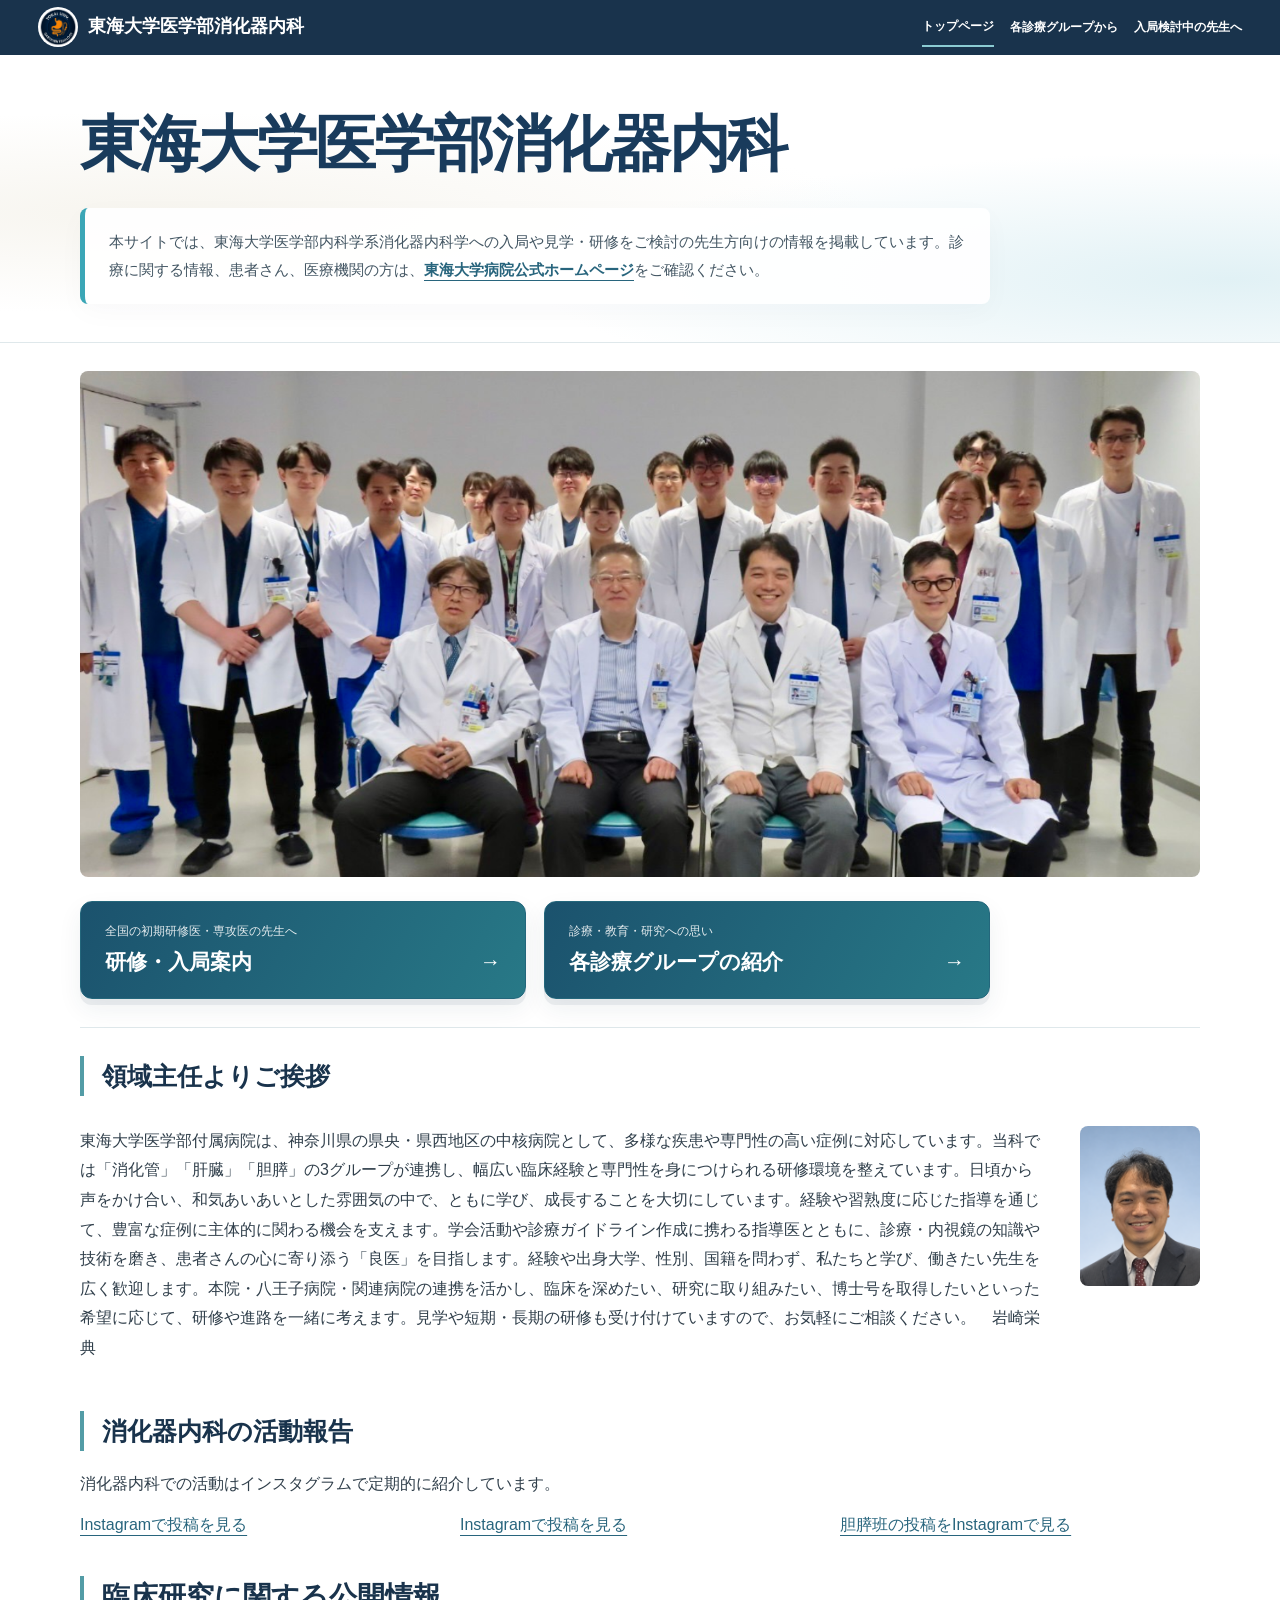
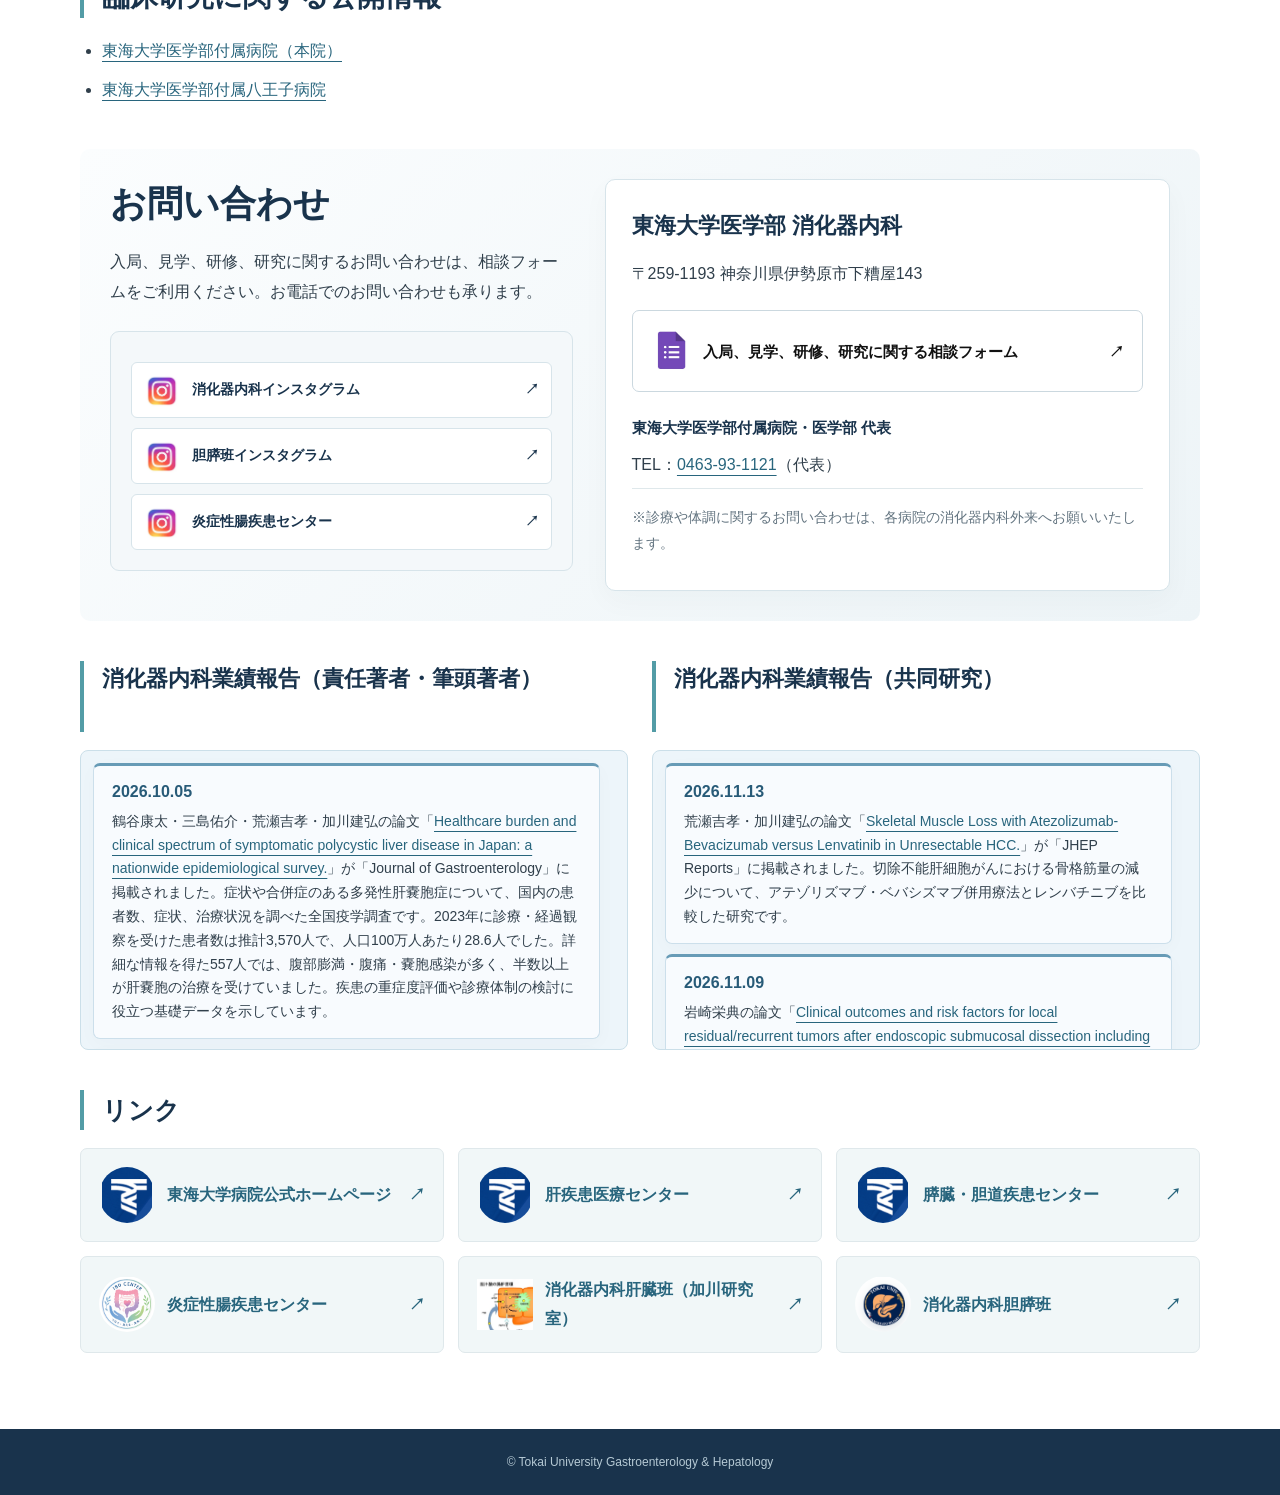
<file: index.html>
<!doctype html><html lang="ja"><head><meta charset="utf-8"><meta name="viewport" content="width=device-width,initial-scale=1"><title>東海大学医学部消化器内科</title><link rel="icon" type="image/png" href="assets/tokai-gastro-logo.png"><link rel="stylesheet" href="style.css?v=72eceee1849d"></head><body><a class="skip" href="#main">本文へ移動</a><header><div class="brand"><a class="brand-logo" href="index.html" aria-label="トップページ"><img src="assets/tokai-gastro-logo.png" alt="東海大学消化器内科のロゴ" width="64" height="64"></a><div><a href="index.html">東海大学医学部消化器内科</a></div></div><button class="menu-toggle" type="button" aria-controls="main-navigation" aria-expanded="false" aria-label="メニューを開く"><span class="menu-bars" aria-hidden="true"><span></span><span></span><span></span></span><span class="menu-label">メニュー</span></button><nav id="main-navigation" aria-label="メインメニュー"><a href="index.html" aria-current="page">トップページ</a><a href="groups.html" >各診療グループから</a><a href="residents.html" >入局検討中の先生へ</a></nav></header><main id="main"><section class="hero home-hero"><div class="wrap"><h1>東海大学医学部<span class="hero-title-unit">消化器内科</span></h1><div class="site-intro hero-about"><p>本サイトでは、東海大学医学部内科学系消化器内科学への入局や見学・研修をご検討の先生方向けの情報を掲載しています。診療に関する情報、患者さん、医療機関の方は、<a href="https://www.fuzoku-hosp.tokai.ac.jp/">東海大学病院公式ホームページ</a>をご確認ください。</p></div></div></section><div class="wrap body"><article><figure class="department-banner"><img src="assets/department-original.png" alt="消化器内科の医局員集合写真" width="1614" height="730"></figure>
<div class="home-actions" aria-label="診療グループと研修のご案内"><a class="home-action home-action-training" href="residents.html"><span class="home-action-note">全国の初期研修医・専攻医の先生へ</span><span class="home-action-title">研修・入局案内 <span aria-hidden="true">→</span></span></a><a class="home-action home-action-groups" href="groups.html"><span class="home-action-note">診療・教育・研究への思い</span><span class="home-action-title">各診療グループの紹介 <span aria-hidden="true">→</span></span></a></div>
<section id="about"><h2>領域主任よりご挨拶</h2>
<div class="greeting"><div class="about-layout"><div class="about-text"><p>東海大学医学部付属病院は、神奈川県の県央・県西地区の中核病院として、多様な疾患や専門性の高い症例に対応しています。当科では「消化管」「肝臓」「胆膵」の3グループが連携し、幅広い臨床経験と専門性を身につけられる研修環境を整えています。日頃から声をかけ合い、和気あいあいとした雰囲気の中で、ともに学び、成長することを大切にしています。経験や習熟度に応じた指導を通じて、豊富な症例に主体的に関わる機会を支えます。学会活動や診療ガイドライン作成に携わる指導医とともに、診療・内視鏡の知識や技術を磨き、患者さんの心に寄り添う「良医」を目指します。経験や出身大学、性別、国籍を問わず、私たちと学び、働きたい先生を広く歓迎します。本院・八王子病院・関連病院の連携を活かし、臨床を深めたい、研究に取り組みたい、博士号を取得したいといった希望に応じて、研修や進路を一緒に考えます。見学や短期・長期の研修も受け付けていますので、お気軽にご相談ください。　岩崎栄典</p></div><figure class="about-portrait"><img src="assets/iwasaki-portrait-blue.png" alt="消化器内科 領域主任教授 岩崎栄典" width="1086" height="1448" loading="lazy"></figure></div></div>
</section>

<section id="news"><span id="instagram-posts"></span><h2>消化器内科の活動報告</h2><p>消化器内科での活動はインスタグラムで定期的に紹介しています。</p><div class="instagram-post-grid"><div class="instagram-post"><blockquote class="instagram-media" data-instgrm-permalink="https://www.instagram.com/p/Dfj1o8HGnSv/" data-instgrm-version="14"><a href="https://www.instagram.com/p/Dfj1o8HGnSv/" target="_blank" rel="noopener noreferrer">Instagramで投稿を見る</a></blockquote></div><div class="instagram-post"><blockquote class="instagram-media" data-instgrm-permalink="https://www.instagram.com/p/DetQ252kWfy/" data-instgrm-version="14"><a href="https://www.instagram.com/p/DetQ252kWfy/" target="_blank" rel="noopener noreferrer">Instagramで投稿を見る</a></blockquote></div><div class="instagram-post"><blockquote class="instagram-media" data-instgrm-permalink="https://www.instagram.com/p/Df3ECCJyLu1/" data-instgrm-version="14"><a href="https://www.instagram.com/p/Df3ECCJyLu1/" target="_blank" rel="noopener noreferrer">胆膵班の投稿をInstagramで見る</a></blockquote></div></div></section><script async src="https://www.instagram.com/embed.js"></script>
<section id="research"><h2>臨床研究に関する公開情報</h2><ul class="research-links"><li><a href="https://ctrc.med.u-tokai.ac.jp/cr/disclosure/">東海大学医学部付属病院（本院）</a></li><li><a href="https://www.hachioji-hosp.tokai.ac.jp/sinryo-annai/sinryobu/syoukaki-naika/">東海大学医学部付属八王子病院</a></li></ul></section>
<section id="contact" class="contact-section"><div class="contact-intro"><h2>お問い合わせ</h2><p>入局、見学、研修、研究に関するお問い合わせは、相談フォームをご利用ください。お電話でのお問い合わせも承ります。</p><div class="contact-social"><a href="https://www.instagram.com/tokai_gastro?utm_source=ig_web_button_share_sheet&amp;vrfl=ZDNlZDc0MzIxNw==" target="_blank" rel="noopener noreferrer"><img class="instagram-icon" src="assets/instagram-icon.png" alt="" width="36" height="36"><span class="instagram-account">消化器内科インスタグラム</span> <span aria-hidden="true">↗</span></a><a href="https://www.instagram.com/tokai_pancreatobiliary_team?utm_source=ig_web_button_share_sheet&amp;srtk=ZDNlZDc0MzIxNw==" target="_blank" rel="noopener noreferrer"><img class="instagram-icon" src="assets/instagram-icon.png" alt="" width="36" height="36"><span class="instagram-account">胆膵班インスタグラム</span> <span aria-hidden="true">↗</span></a><a href="https://www.instagram.com/tokai.ibdcenter?utm_source=ig_web_button_share_sheet&amp;xtok=ZDNlZDc0MzIxNw==" target="_blank" rel="noopener noreferrer"><img class="instagram-icon" src="assets/instagram-icon.png" alt="" width="36" height="36"><span class="instagram-account">炎症性腸疾患センター</span> <span aria-hidden="true">↗</span></a></div></div><div class="contact-card"><h3>東海大学医学部 消化器内科</h3><p>〒259-1193 神奈川県伊勢原市下糟屋143</p><div class="consultation-form"><a class="consultation-button" href="https://forms.gle/Q8ZSNcjpSFnmdUKf8" target="_blank" rel="noopener noreferrer"><img class="consultation-icon" src="assets/consultation-form-icon.png" alt="" width="40" height="48"><span class="consultation-label">入局、見学、研修、研究に関する相談フォーム</span><span aria-hidden="true">↗</span></a></div><h4>東海大学医学部付属病院・医学部 代表</h4><p>TEL：<a href="tel:0463931121">0463-93-1121</a>（代表）</p><p class="contact-note">※診療や体調に関するお問い合わせは、各病院の消化器内科外来へお願いいたします。</p></div></section>

<div class="publication-columns">
<section id="achievements" class="report-group achievement"><h2 id="achievement-title">消化器内科業績報告（責任著者・筆頭著者）</h2><div class="report-list report-scroll" tabindex="0" role="region" aria-labelledby="achievement-title"><section class="news-card achievement-card publication-card" data-pmid="42832063"><h3><time datetime="2026-10-05">2026.10.05</time></h3><p class="publication-notice">鶴谷康太・三島佑介・荒瀬吉孝・加川建弘の論文「<a href="https://pubmed.ncbi.nlm.nih.gov/42832063/" target="_blank" rel="noopener noreferrer">Healthcare burden and clinical spectrum of symptomatic polycystic liver disease in Japan: a nationwide epidemiological survey.</a>」が「Journal of Gastroenterology」に掲載されました。症状や合併症のある多発性肝嚢胞症について、国内の患者数、症状、治療状況を調べた全国疫学調査です。2023年に診療・経過観察を受けた患者数は推計3,570人で、人口100万人あたり28.6人でした。詳細な情報を得た557人では、腹部膨満・腹痛・嚢胞感染が多く、半数以上が肝嚢胞の治療を受けていました。疾患の重症度評価や診療体制の検討に役立つ基礎データを示しています。</p></section>
<section class="news-card achievement-card publication-card" data-pmid="42604572"><h3><time datetime="2026-08-16">2026.08.16</time></h3><p class="publication-notice">半田修の論文「<a href="https://pubmed.ncbi.nlm.nih.gov/42604572/" target="_blank" rel="noopener noreferrer">A Decade of Screening and Treating Helicobacter pylori Infection Among First-Year High School Students in Kyoto, Japan: Annual Trends in Infection, Consultation, and Eradication Success Rates (2015-2023)</a>」が「Helicobacter」に掲載されました。京都府の高校1年生を対象に、2015～2023年のピロリ菌検診と除菌治療の経過を調べた研究です。確認された感染率は4.7%から1.5%へ低下し、治療方法の変更後には高い除菌成功率が得られました。一方、陽性判定後に医療機関を受診する割合の低下も明らかとなり、若年者の検診を治療につなげる支援の重要性を示しています。</p></section>
<section class="news-card achievement-card publication-card" data-pmid="42547339"><h3><time datetime="2026-08-03">2026.08.03</time></h3><p class="publication-notice">佐野正弥・鈴木秀和の論文「<a href="https://pubmed.ncbi.nlm.nih.gov/42547339/" target="_blank" rel="noopener noreferrer">Efficacy of deeper tissue sections for colorectal serrated polyps histologically  diagnosed as normal mucosa.</a>」が「Arab Journal of Gastroenterology」に掲載されました。内視鏡で鋸歯状ポリープが疑われたものの、病理で正常粘膜と判定された大腸病変に対し、追加の深切り切片で再評価した研究です。対象117病変のうち58病変で診断が変更され、病理切片の追加が診断の改善に役立つ可能性を示しました。変更の多くは過形成性ポリープで、SSLと再診断された病変は5病変でした。</p></section>
<section class="news-card achievement-card publication-card" data-pmid="42634226"><h3><time datetime="2026-08">2026.08</time></h3><p class="publication-notice">岩崎栄典・川西彩の論文「<a href="https://pubmed.ncbi.nlm.nih.gov/42634226/" target="_blank" rel="noopener noreferrer">Deus Sine Machina: Which Intelligence, for Whom.</a>」が「Digestive Endoscopy」に掲載されました。内視鏡分野のAIを、医療資源の限られた地域で誰のために活用するかを論じた論考です。技術の性能だけでなく、地域ごとの疾病負担や未充足の医療ニーズを踏まえ、医療格差の縮小につながる導入と人材育成の重要性を提示しています。</p></section>
<section class="news-card achievement-card publication-card" data-pmid="42334976"><h3><time datetime="2026-06-23">2026.06.23</time></h3><p class="publication-notice">寺邑英里香・松嶋成志・張つぼみ・伊藤裕幸・広瀬俊治・永田順子・今井仁・鈴木孝良の論文「<a href="https://pubmed.ncbi.nlm.nih.gov/42334976/" target="_blank" rel="noopener noreferrer">Restoration of Gut Microbiota Dysbiosis by a Probiotic Lactobacillus paragasseri OLL2716 in Patients Being Treated with Low-Dose Aspirin and Acid-Suppressive Agents.</a>」が「Digestion」に掲載されました。低用量アスピリンと酸分泌抑制薬を使用している患者において、乳酸菌Lactobacillus paragasseri OLL2716と腸内細菌叢の変化を検討した研究です。</p></section>
<section class="news-card achievement-card publication-card" data-pmid="42322153"><h3><time datetime="2026-06-20">2026.06.20</time></h3><p class="publication-notice">鶴谷康太・三島佑介・荒瀬吉孝・加川建弘・広瀬俊治の論文「<a href="https://pubmed.ncbi.nlm.nih.gov/42322153/" target="_blank" rel="noopener noreferrer">Rare Variants in PFIC-Related Genes Among Adults With Intrahepatic Cholestasis.</a>」が「Hepatology Research」に掲載されました。成人の肝内胆汁うっ滞患者19人を対象に、進行性家族性肝内胆汁うっ滞症（PFIC）関連遺伝子の希少変異を調べた研究です。4人（21%）にヘテロ接合性変異を認め、いずれも薬物性肝障害と診断されていました。</p></section>
<section class="news-card achievement-card publication-card" data-pmid="42154025"><h3><time datetime="2026-05-19">2026.05.19</time></h3><p class="publication-notice">鈴木秀和の論文「<a href="https://pubmed.ncbi.nlm.nih.gov/42154025/" target="_blank" rel="noopener noreferrer">Evolving landscape of potassium-competitive acid blockers: toward disease-specific use beyond acid suppression.</a>」が「Journal of Gastroenterology」に掲載されました。酸分泌抑制薬P-CABの、疾患に応じた使い分けと今後の展望を整理した総説です。</p></section>
<section class="news-card achievement-card publication-card" data-pmid="41192607"><h3><time datetime="2026-05">2026.05</time></h3><p class="publication-notice">岩崎栄典の論文「<a href="https://pubmed.ncbi.nlm.nih.gov/41192607/" target="_blank" rel="noopener noreferrer">Clinical outcomes of endoscopic papillectomy for ampullary adenoma and  adenocarcinoma: a multicenter retrospective study in Japan.</a>」が「Gastrointestinal Endoscopy」に掲載されました。国内22施設の内視鏡的乳頭切除術の成績を検討した後ろ向き研究です。長期成績を解析した776人の3年累積再発率は20%で、切除断端が不明・陽性の場合は再発リスクが高くなりました。断端陰性でも再発がみられ、治療後の長期的な経過観察の重要性を示しています。</p></section>
<section class="news-card achievement-card publication-card" data-pmid="41859807"><h3><time datetime="2026-04-20">2026.04.20</time></h3><p class="publication-notice">伊藤裕幸・小村侑司・山口徹・張つぼみ・永田順子・広瀬俊治・鈴木孝良の論文「<a href="https://pubmed.ncbi.nlm.nih.gov/41859807/" target="_blank" rel="noopener noreferrer">Treatment Outcomes of Durvalumab Combination Therapy in Patients with Biliary Tract Cancer.</a>」が「Tokai Journal of Experimental and Clinical Medicine」に掲載されました。八王子病院の胆道がん患者19人を対象に、デュルバルマブ併用療法の治療成績を検討した後ろ向き研究です。</p></section>
<section class="news-card achievement-card publication-card" data-pmid="41902905"><h3><time datetime="2026-03-28">2026.03.28</time></h3><p class="publication-notice">半田修・鈴木秀和の論文「<a href="https://pubmed.ncbi.nlm.nih.gov/41902905/" target="_blank" rel="noopener noreferrer">Guidelines for the management of Helicobacter pylori infection in Japan: 2024 revised edition.</a>」が「Journal of Gastroenterology」に掲載されました。日本のピロリ菌感染症の診断・治療に関する2024年改訂ガイドラインを紹介した論文です。</p></section>
<section class="news-card achievement-card publication-card" data-pmid="41846444"><h3><time datetime="2026-03-05">2026.03.05</time></h3><p class="publication-notice">鈴木秀和の論文「<a href="https://pubmed.ncbi.nlm.nih.gov/41846444/" target="_blank" rel="noopener noreferrer">Helicobacter pylori Management in Older Adults: Current Perspectives From Japan.</a>」が「Korean Journal of Helicobacter and Upper Gastrointestinal Research」に掲載されました。高齢者におけるピロリ菌診療について、日本の現状と考え方を整理した総説です。</p></section>
<section class="news-card achievement-card publication-card" data-pmid="41420820"><h3><time datetime="2025-12-20">2025.12.20</time></h3><p class="publication-notice">鶴谷康太・加川建弘の論文「<a href="https://pubmed.ncbi.nlm.nih.gov/41420820/" target="_blank" rel="noopener noreferrer">Metabolic Vulnerability and Tamoxifen Hepatotoxicity: The Importance of Multidisciplinary Collaboration.</a>」が「Hepatology Research」に掲載されました。タモキシフェンによる肝障害について、代謝面のリスクと多職種連携の重要性を論じた論考です。</p></section>
<section class="news-card achievement-card publication-card" data-pmid="41586340"><h3><time datetime="2025-12-10">2025.12.10</time></h3><p class="publication-notice">上田孝・鈴木秀和の論文「<a href="https://pubmed.ncbi.nlm.nih.gov/41586340/" target="_blank" rel="noopener noreferrer">Helicobacter pylori Exploit Short-Chain Fatty Acids-Induced CAPZA1 Overexpression to Emerge CD44v9-Positive Stemness.</a>」が「Gastro Hep Advances」に掲載されました。短鎖脂肪酸によるCAPZA1発現と、ピロリ菌に関連する胃上皮細胞の幹細胞様の性質を検討した基礎研究です。</p></section>
<section class="news-card achievement-card publication-card" data-pmid="41374953"><h3><time datetime="2025-11-24">2025.11.24</time></h3><p class="publication-notice">上田孝・佐野正弥・鈴木秀和の論文「<a href="https://pubmed.ncbi.nlm.nih.gov/41374953/" target="_blank" rel="noopener noreferrer">Analysis of Risk Factors for Colorectal Cancer Associated with Ulcerative Colitis Using Machine Learning: A Retrospective Longitudinal Study Using a National Database in Japan.</a>」が「Cancers」に掲載されました。国内のデータベースと機械学習を用い、潰瘍性大腸炎に関連する大腸がんの危険因子を検討した研究です。</p></section>
<section class="news-card achievement-card publication-card" data-pmid="41056494"><h3><time datetime="2025-10-07">2025.10.07</time></h3><p class="publication-notice">荒瀬吉孝・三島佑介・鶴谷康太・加川建弘の論文「<a href="https://pubmed.ncbi.nlm.nih.gov/41056494/" target="_blank" rel="noopener noreferrer">Denosumab versus zoledronic acid for osteoporosis treatment in patients with primary biliary cholangitis (the DELTA Study): A multicenter, non-inferiority randomized trial.</a>」が「Hepatology Communications」に掲載されました。原発性胆汁性胆管炎に伴う骨粗鬆症を対象に、デノスマブとゾレドロン酸を比較した多施設非劣性ランダム化試験です。</p></section>
<section class="news-card achievement-card publication-card" data-pmid="41017687"><h3><time datetime="2025-09-29">2025.09.29</time></h3><p class="publication-notice">加川建弘の論文「<a href="https://pubmed.ncbi.nlm.nih.gov/41017687/" target="_blank" rel="noopener noreferrer">Identification and Characterization of Three Novel Biomarkers for Mixed/Cholestatic Drug-Induced Liver Injury.</a>」が「Hepatology Research」に掲載されました。混合型・胆汁うっ滞型の薬物性肝障害に関する、3つの新しいバイオマーカーの同定と特徴の解析を行った研究です。</p></section>
<section class="news-card achievement-card"><h3>2025.06.17</h3>
<p class="publication-notice">三島佑介の博士学位論文「<a href="https://pubmed.ncbi.nlm.nih.gov/40499905/" target="_blank" rel="noopener noreferrer">Liver-specific Nr1h4 deletion in mice with human-like bile acid composition causes severe liver injury</a>」が「Journal of Lipid Research」に採択されました。ヒトに近い胆汁酸の組成を持つマウスを用い、胆汁酸の代謝を調節する遺伝子Nr1h4（FXR）の働きを肝臓で失わせると、重い肝障害が生じることを示した研究です。胆汁うっ滞による肝障害の仕組みの解明や、新たな治療法の開発につながる知見です。</p>
</section>
<section class="news-card achievement-card publication-card" data-pmid="40880675"><h3><time datetime="2025-03-27">2025.03.27</time></h3><p class="publication-notice">伊藤裕幸・小村侑司・山口徹・張つぼみ・永田順子・広瀬俊治・鈴木孝良の論文「<a href="https://pubmed.ncbi.nlm.nih.gov/40880675/" target="_blank" rel="noopener noreferrer">Repeated Delayed Bleeding following Treatment for a Pancreatic Pseudocyst during Lumen-Apposing Metal Stent Placement: A Case Report.</a>」が「Case Reports in Gastroenterology」に掲載されました。膵仮性嚢胞に対する内視鏡治療で、管腔密着型金属ステント（LAMS）留置中に遅発性出血を繰り返した症例の報告です。</p></section>





</div></section>
<section id="collaborative-achievements" class="report-group achievement"><h2 id="collaborative-achievement-title">消化器内科業績報告（共同研究）</h2><div class="report-list report-scroll" tabindex="0" role="region" aria-labelledby="collaborative-achievement-title"><section class="news-card achievement-card publication-card" data-pmid="43025756"><h3><time datetime="2026-11-13">2026.11.13</time></h3><p class="publication-notice">荒瀬吉孝・加川建弘の論文「<a href="https://pubmed.ncbi.nlm.nih.gov/43025756/" target="_blank" rel="noopener noreferrer">Skeletal Muscle Loss with Atezolizumab-Bevacizumab versus Lenvatinib in Unresectable HCC.</a>」が「JHEP Reports」に掲載されました。切除不能肝細胞がんにおける骨格筋量の減少について、アテゾリズマブ・ベバシズマブ併用療法とレンバチニブを比較した研究です。</p></section>
<section class="news-card achievement-card publication-card" data-pmid="42648706"><h3><time datetime="2026-11-09">2026.11.09</time></h3><p class="publication-notice">岩崎栄典の論文「<a href="https://pubmed.ncbi.nlm.nih.gov/42648706/" target="_blank" rel="noopener noreferrer">Clinical outcomes and risk factors for local residual/recurrent tumors after endoscopic submucosal dissection including major papilla for laterally spreading ampullary tumors.</a>」が「Endoscopy」に掲載されました。側方進展型乳頭部腫瘍に対する、主乳頭を含む内視鏡的粘膜下層剝離術の治療成績と、局所遺残・再発の危険因子を検討した研究です。</p></section>
<section class="news-card achievement-card publication-card" data-pmid="42758454"><h3><time datetime="2026-09-18">2026.09.18</time></h3><p class="publication-notice">永田順子・広瀬俊治・伊藤裕幸・鈴木孝良の論文「<a href="https://pubmed.ncbi.nlm.nih.gov/42758454/" target="_blank" rel="noopener noreferrer">Selective endoscopic nasobiliary drainage to determine the resection range for intraductal papillary neoplasm of the bile duct with an initially indeterminate primary site.</a>」が「Clinical Journal of Gastroenterology」に掲載されました。八王子病院の消化器外科との共同研究です。原発部位の判断が難しい胆管内乳頭状腫瘍に対して、選択的な内視鏡的経鼻胆道ドレナージを切除範囲の決定に用いた症例を報告しています。</p></section>
<section class="news-card achievement-card publication-card" data-pmid="42716250"><h3><time datetime="2026-09-09">2026.09.09</time></h3><p class="publication-notice">岩崎栄典の論文「<a href="https://pubmed.ncbi.nlm.nih.gov/42716250/" target="_blank" rel="noopener noreferrer">A novel combination therapy of endoscopic submucosal dissection including the papilla and intraductal radiofrequency ablation (with video).</a>」が「Gastrointestinal Endoscopy」に掲載されました。乳頭部を含む内視鏡的粘膜下層剝離術と、胆管内ラジオ波焼灼療法を組み合わせた治療法を、動画とともに紹介した報告です。</p></section>
<section class="news-card achievement-card publication-card" data-pmid="42904019"><h3><time datetime="2026-09-01">2026.09.01</time></h3><p class="publication-notice">鈴木秀和の論文「<a href="https://pubmed.ncbi.nlm.nih.gov/42904019/" target="_blank" rel="noopener noreferrer">Biopsy-Confirmed Serofrequency of Celiac Disease among Patients with Disorders of Gut-Brain Interaction in Japan: A Multicenter Cross-Sectional Cohort Study.</a>」が「Inflamm Intest Dis」に掲載されました。日本の脳腸相関異常症患者を対象に、セリアック病の頻度を検討した多施設共同研究です。</p></section>
<section class="news-card achievement-card publication-card" data-pmid="42663077"><h3><time datetime="2026-08-28">2026.08.28</time></h3><p class="publication-notice">鈴木秀和の論文「<a href="https://pubmed.ncbi.nlm.nih.gov/42663077/" target="_blank" rel="noopener noreferrer">Asian Neurogastroenterology and Motility Association and Asia-Pacific Association of Gastroenterology Chronic Constipation Consensus 2026.</a>」が「J Neurogastroenterol Motil」に掲載されました。アジア太平洋地域における慢性便秘の診療について、専門家による合意と推奨をまとめた報告です。</p></section>
<section class="news-card achievement-card publication-card" data-pmid="42650015"><h3><time datetime="2026-08-20">2026.08.20</time></h3><p class="publication-notice">鶴谷康太・加川建弘の論文「<a href="https://pubmed.ncbi.nlm.nih.gov/42650015/" target="_blank" rel="noopener noreferrer">Nivolumab Plus Ipilimumab for Unresectable Hepatocellular Carcinoma in Early Real-World Clinical Practice: A Multicenter Analysis of Efficacy and Safety.</a>」が「Cancers」に掲載されました。切除不能肝細胞がんに対するニボルマブ・イピリムマブ併用療法の有効性と安全性を、導入初期の実臨床で検討した多施設研究です。</p></section>
<section class="news-card achievement-card publication-card" data-pmid="42324356"><h3><time datetime="2026-06-21">2026.06.21</time></h3><p class="publication-notice">鈴木秀和の論文「<a href="https://pubmed.ncbi.nlm.nih.gov/42324356/" target="_blank" rel="noopener noreferrer">Methods to build and maintain effective clinician-patient relationships for adults with disorders of gut-brain interaction (DGBI): a systematic review.</a>」が「J Gastroenterol」に掲載されました。脳腸相関異常症の成人患者と医療者が良好な関係を築き、維持する方法を整理した系統的レビューです。</p></section>
<section class="news-card achievement-card publication-card" data-pmid="42310251"><h3><time datetime="2026-06-17">2026.06.17</time></h3><p class="publication-notice">鈴木秀和の論文「<a href="https://pubmed.ncbi.nlm.nih.gov/42310251/" target="_blank" rel="noopener noreferrer">Review Article: Implementation Challenges in Helicobacter pylori Management: Bridging Evidence and Real-World Practice.</a>」が「Aliment Pharmacol Ther」に掲載されました。ピロリ菌診療の科学的根拠を実際の診療に活かすうえでの課題を整理した総説です。</p></section>
<section class="news-card achievement-card publication-card" data-pmid="42142272"><h3><time datetime="2026-05-16">2026.05.16</time></h3><p class="publication-notice">鈴木秀和の論文「<a href="https://pubmed.ncbi.nlm.nih.gov/42142272/" target="_blank" rel="noopener noreferrer">Mechanism analysis of transgene expression induced by chitosan/hyaluronic acid nanoparticles in CD44v9/RHAMM co-expressed gastric cancer cells: contribution of hyaluronic acid to RHAMM-mediated intracellular transport.</a>」が「Glycoconj J」に掲載されました。胃がん細胞を対象に、キトサン・ヒアルロン酸ナノ粒子による遺伝子導入と細胞内輸送の仕組みを検討した基礎研究です。</p></section>
<section class="news-card achievement-card publication-card" data-pmid="42495668"><h3><time datetime="2026-05-07">2026.05.07</time></h3><p class="publication-notice">岩崎栄典の論文「<a href="https://pubmed.ncbi.nlm.nih.gov/42495668/" target="_blank" rel="noopener noreferrer">Pancreatic Atrophy: A Narrative Review and Surgical Interpretation.</a>」が「Annals of Gastroenterological Surgery」に掲載されました。膵萎縮について、既存の知見と外科診療における意義を整理した総説です。</p></section>
<section class="news-card achievement-card publication-card" data-pmid="41841607"><h3><time datetime="2026-03-17">2026.03.17</time></h3><p class="publication-notice">鈴木秀和・佐野正弥・上田孝の論文「<a href="https://pubmed.ncbi.nlm.nih.gov/41841607/" target="_blank" rel="noopener noreferrer">Symptom Patterns Outside the Rome IV Consensus in Eastern and Western Patients With a Disorder of Gut-Brain Interaction.</a>」が「Am J Gastroenterol」に掲載されました。東洋と西洋の脳腸相関異常症患者における、Rome IVの枠組みに収まらない症状のパターンを検討した国際共同研究です。</p></section>
<section class="news-card achievement-card publication-card" data-pmid="41057234"><h3><time datetime="2026-03-06">2026.03.06</time></h3><p class="publication-notice">鈴木秀和の論文「<a href="https://pubmed.ncbi.nlm.nih.gov/41057234/" target="_blank" rel="noopener noreferrer">Asian Pacific Association of Gastroenterology task force recommendations on surveillance for Helicobacter pylori associated gastric premalignant conditions.</a>」が「Gut」に掲載されました。ピロリ菌に関連する胃の前がん病変の経過観察について、アジア太平洋地域の専門家による推奨をまとめた報告です。</p></section>
<section class="news-card achievement-card publication-card" data-pmid="41706260"><h3><time datetime="2026-02-18">2026.02.18</time></h3><p class="publication-notice">半田修の論文「<a href="https://pubmed.ncbi.nlm.nih.gov/41706260/" target="_blank" rel="noopener noreferrer">Metagenomic analysis of the intragastric and oral microbiome associated with gastric carcinogenesis after Helicobacter pylori eradication.</a>」が「Gastric Cancer」に掲載されました。ピロリ菌除菌後の胃がんと、胃内・口腔内の細菌叢との関連を検討した研究です。</p></section>
<section class="news-card achievement-card publication-card" data-pmid="41713705"><h3><time datetime="2026-02-17">2026.02.17</time></h3><p class="publication-notice">鈴木秀和の論文「<a href="https://pubmed.ncbi.nlm.nih.gov/41713705/" target="_blank" rel="noopener noreferrer">Gastroduodenal Disorders.</a>」が「Gastroenterology」に掲載されました。胃・十二指腸の疾患について整理した総説です。</p></section>
<section class="news-card achievement-card publication-card" data-pmid="41656163"><h3><time datetime="2026-02-08">2026.02.08</time></h3><p class="publication-notice">鈴木秀和の論文「<a href="https://pubmed.ncbi.nlm.nih.gov/41656163/" target="_blank" rel="noopener noreferrer">Second Asian Consensus Report on Functional Dyspepsia (2025): Updated Recommendations.</a>」が「J Gastroenterol Hepatol」に掲載されました。機能性ディスペプシアについて、アジアの専門家による推奨を更新したコンセンサス報告です。</p></section>
<section class="news-card achievement-card publication-card" data-pmid="41489428"><h3><time datetime="2026-01-02">2026.01.02</time></h3><p class="publication-notice">岩崎栄典の論文「<a href="https://pubmed.ncbi.nlm.nih.gov/41489428/" target="_blank" rel="noopener noreferrer">Recombinant Human Soluble Thrombomodulin and In-Hospital Mortality in Acute Pancreatitis With Disseminated Intravascular Coagulation: A Japanese Nationwide Study.</a>」が「Critical Care Medicine」に掲載されました。播種性血管内凝固（DIC）を伴う急性膵炎において、遺伝子組換えヒト可溶性トロンボモジュリンの使用と院内死亡との関連を検討した国内の全国規模の研究です。</p></section>
<section class="news-card achievement-card publication-card" data-pmid="41261564"><h3><time datetime="2025-11-20">2025.11.20</time></h3><p class="publication-notice">鈴木秀和の論文「<a href="https://pubmed.ncbi.nlm.nih.gov/41261564/" target="_blank" rel="noopener noreferrer">Bali Chronic Constipation Roundtable Report: Chronic Constipation Management in Asia.</a>」が「J Neurogastroenterol Motil」に掲載されました。アジアにおける慢性便秘の診療をテーマに、専門家の議論をまとめた報告です。</p></section>
<section class="news-card achievement-card publication-card" data-pmid="41250999"><h3><time datetime="2025-11-18">2025.11.18</time></h3><p class="publication-notice">加川建弘の論文「<a href="https://pubmed.ncbi.nlm.nih.gov/41250999/" target="_blank" rel="noopener noreferrer">Validation of Liquid Biopsy Using a Methylated SEPT9 Assay and Integrated Index for Detecting Hepatocellular Carcinoma.</a>」が「Hepatology Research」に掲載されました。肝細胞がんの検出に向け、メチル化SEPT9測定と統合指標を用いたリキッドバイオプシーを検証した研究です。</p></section>
<section class="news-card achievement-card publication-card" data-pmid="41246144"><h3><time datetime="2025-11-11">2025.11.11</time></h3><p class="publication-notice">岩崎栄典の論文「<a href="https://pubmed.ncbi.nlm.nih.gov/41246144/" target="_blank" rel="noopener noreferrer">Biliary stents reshape the bile microbiome in the absence of cholangitis.</a>」が「Endoscopy International Open」に掲載されました。胆管炎を認めない状況で、胆道ステントと胆汁中の細菌叢の変化との関連を検討した研究です。</p></section>
<section class="news-card achievement-card publication-card" data-pmid="41191538"><h3><time datetime="2025-11-05">2025.11.05</time></h3><p class="publication-notice">半田修の論文「<a href="https://pubmed.ncbi.nlm.nih.gov/41191538/" target="_blank" rel="noopener noreferrer">Questionnaire Survey on the Current Status of Advanced Therapy for Inflammatory Bowel Disease in Asia.</a>」が「Digestion」に掲載されました。アジアにおける炎症性腸疾患の先進的治療の実施状況を、質問票を用いて調査した研究です。</p></section>
<section class="news-card achievement-card publication-card" data-pmid="41148248"><h3><time datetime="2025-10-28">2025.10.28</time></h3><p class="publication-notice">岩崎栄典の論文「<a href="https://pubmed.ncbi.nlm.nih.gov/41148248/" target="_blank" rel="noopener noreferrer">Clinical manifestations of immunoglobulin G4-related gastrointestinal disease: a nationwide multicenter retrospective study.</a>」が「Journal of Gastroenterology」に掲載されました。IgG4関連消化管疾患の臨床像を検討した、全国多施設の後ろ向き研究です。</p></section>
<section class="news-card achievement-card publication-card" data-pmid="41045462"><h3><time datetime="2025-10-04">2025.10.04</time></h3><p class="publication-notice">加川建弘の論文「<a href="https://pubmed.ncbi.nlm.nih.gov/41045462/" target="_blank" rel="noopener noreferrer">Employment Status of Patients With Liver Disease: A Nationwide Questionnaire Survey in Japan.</a>」が「Hepatology Research」に掲載されました。国内の肝疾患患者の就労状況を、全国規模の質問票調査で検討した研究です。</p></section>
<section class="news-card achievement-card publication-card" data-pmid="41008747"><h3><time datetime="2025-09-18">2025.09.18</time></h3><p class="publication-notice">半田修の論文「<a href="https://pubmed.ncbi.nlm.nih.gov/41008747/" target="_blank" rel="noopener noreferrer">Kyoto Classification-Based Predictive Factors Associated with the Development of Gastric Cancer After Helicobacter pylori Eradication: A Prospective Multicenter Observational Study.</a>」が「Diagnostics」に掲載されました。胃炎の京都分類に基づき、ピロリ菌除菌後の胃がん発症に関連する予測因子を検討した前向き多施設観察研究です。</p></section></div></section>
</div>
<section id="lab-links"><h2>リンク</h2><div class="lab-links">
<a href="https://www.fuzoku-hosp.tokai.ac.jp/"><span class="lab-link-label"><img class="lab-link-icon" src="assets/tokai-hospital-link-icon.png" alt="" width="56" height="56">東海大学病院公式ホームページ</span><span aria-hidden="true">↗</span></a>
<a href="https://www.fuzoku-hosp.tokai.ac.jp/service/kanshikkan/"><span class="lab-link-label"><img class="lab-link-icon" src="assets/tokai-hospital-link-icon.png" alt="" width="56" height="56">肝疾患医療センター</span><span aria-hidden="true">↗</span></a>
<a href="https://www.fuzoku-hosp.tokai.ac.jp/service/sui_tan/"><span class="lab-link-label"><img class="lab-link-icon" src="assets/tokai-hospital-link-icon.png" alt="" width="56" height="56">膵臓・胆道疾患センター</span><span aria-hidden="true">↗</span></a>
<a href="https://www.fuzoku-hosp.tokai.ac.jp/service/enteropathy/"><span class="lab-link-label"><img class="lab-link-icon" src="assets/ibd-center-logo.png" alt="" width="56" height="56">炎症性腸疾患センター</span><span aria-hidden="true">↗</span></a>
<a href="https://www.kagawa-lab.com/"><span class="lab-link-label"><img class="lab-link-icon lab-link-diagram" src="assets/kagawa-lab.png" alt="" width="56" height="56">消化器内科肝臓班（加川研究室）</span><span aria-hidden="true">↗</span></a>
<a href="https://iwaiwa2007-cmyk.github.io/tokaihbp-hp/"><span class="lab-link-label"><img class="lab-link-icon" src="assets/pancreatobiliary-logo.png" alt="" width="56" height="56">消化器内科胆膵班</span><span aria-hidden="true">↗</span></a>
</div></section>
</article></div></main><footer><div class="wrap"><p class="copyright">© Tokai University Gastroenterology &amp; Hepatology</p></div></footer><script>(() => {
 const header = document.querySelector('header');
 const button = header.querySelector('.menu-toggle');
 const nav = header.querySelector('#main-navigation');
 const narrow = window.matchMedia('(max-width: 820px)');
 const setOpen = (open) => { button.setAttribute('aria-expanded', String(open)); button.setAttribute('aria-label', open ? 'メニューを閉じる' : 'メニューを開く'); header.classList.toggle('menu-open', open); };
 header.classList.add('navigation-ready');
 button.addEventListener('click', () => setOpen(button.getAttribute('aria-expanded') !== 'true'));
 nav.addEventListener('click', (event) => { if (event.target.closest('a')) setOpen(false); });
 document.addEventListener('keydown', (event) => { if (event.key === 'Escape' && button.getAttribute('aria-expanded') === 'true') { setOpen(false); button.focus(); } });
 document.addEventListener('click', (event) => { if (!header.contains(event.target)) setOpen(false); });
 narrow.addEventListener('change', () => setOpen(false));
})();</script></body></html>
</file>
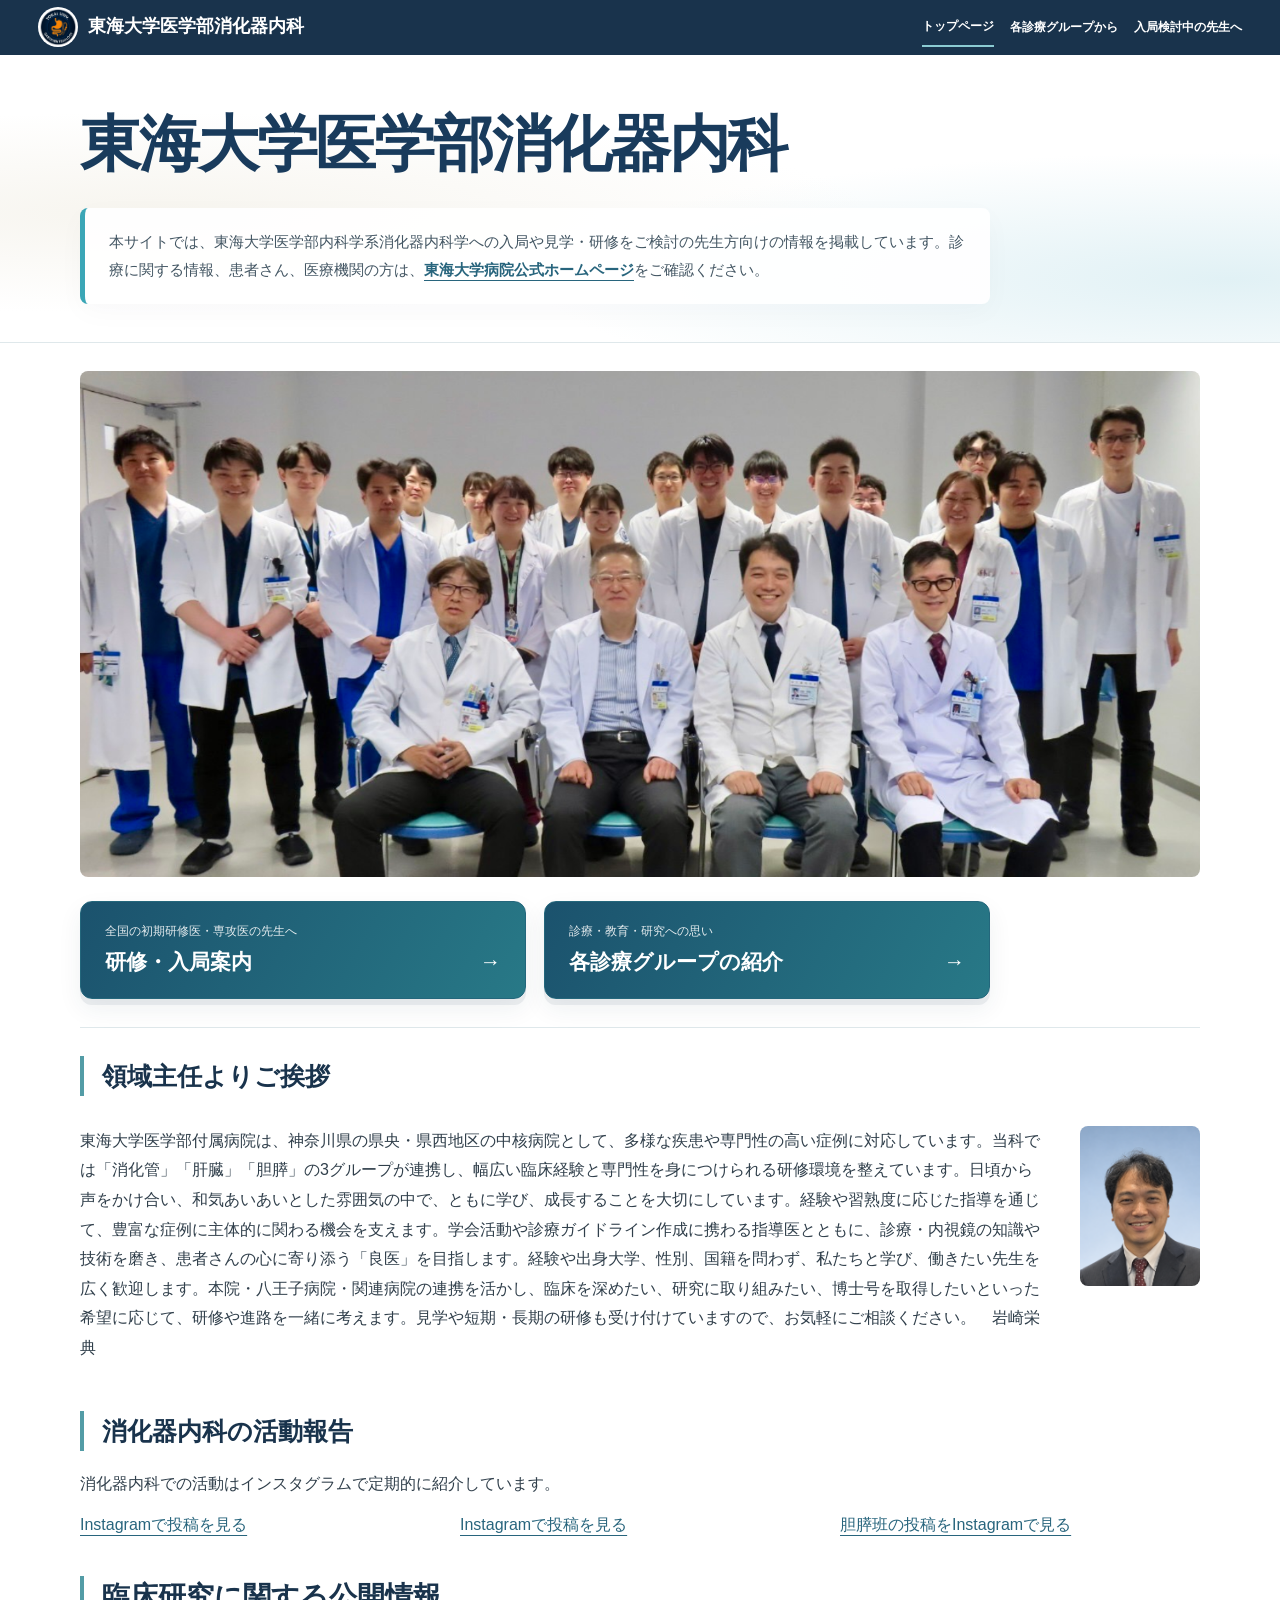
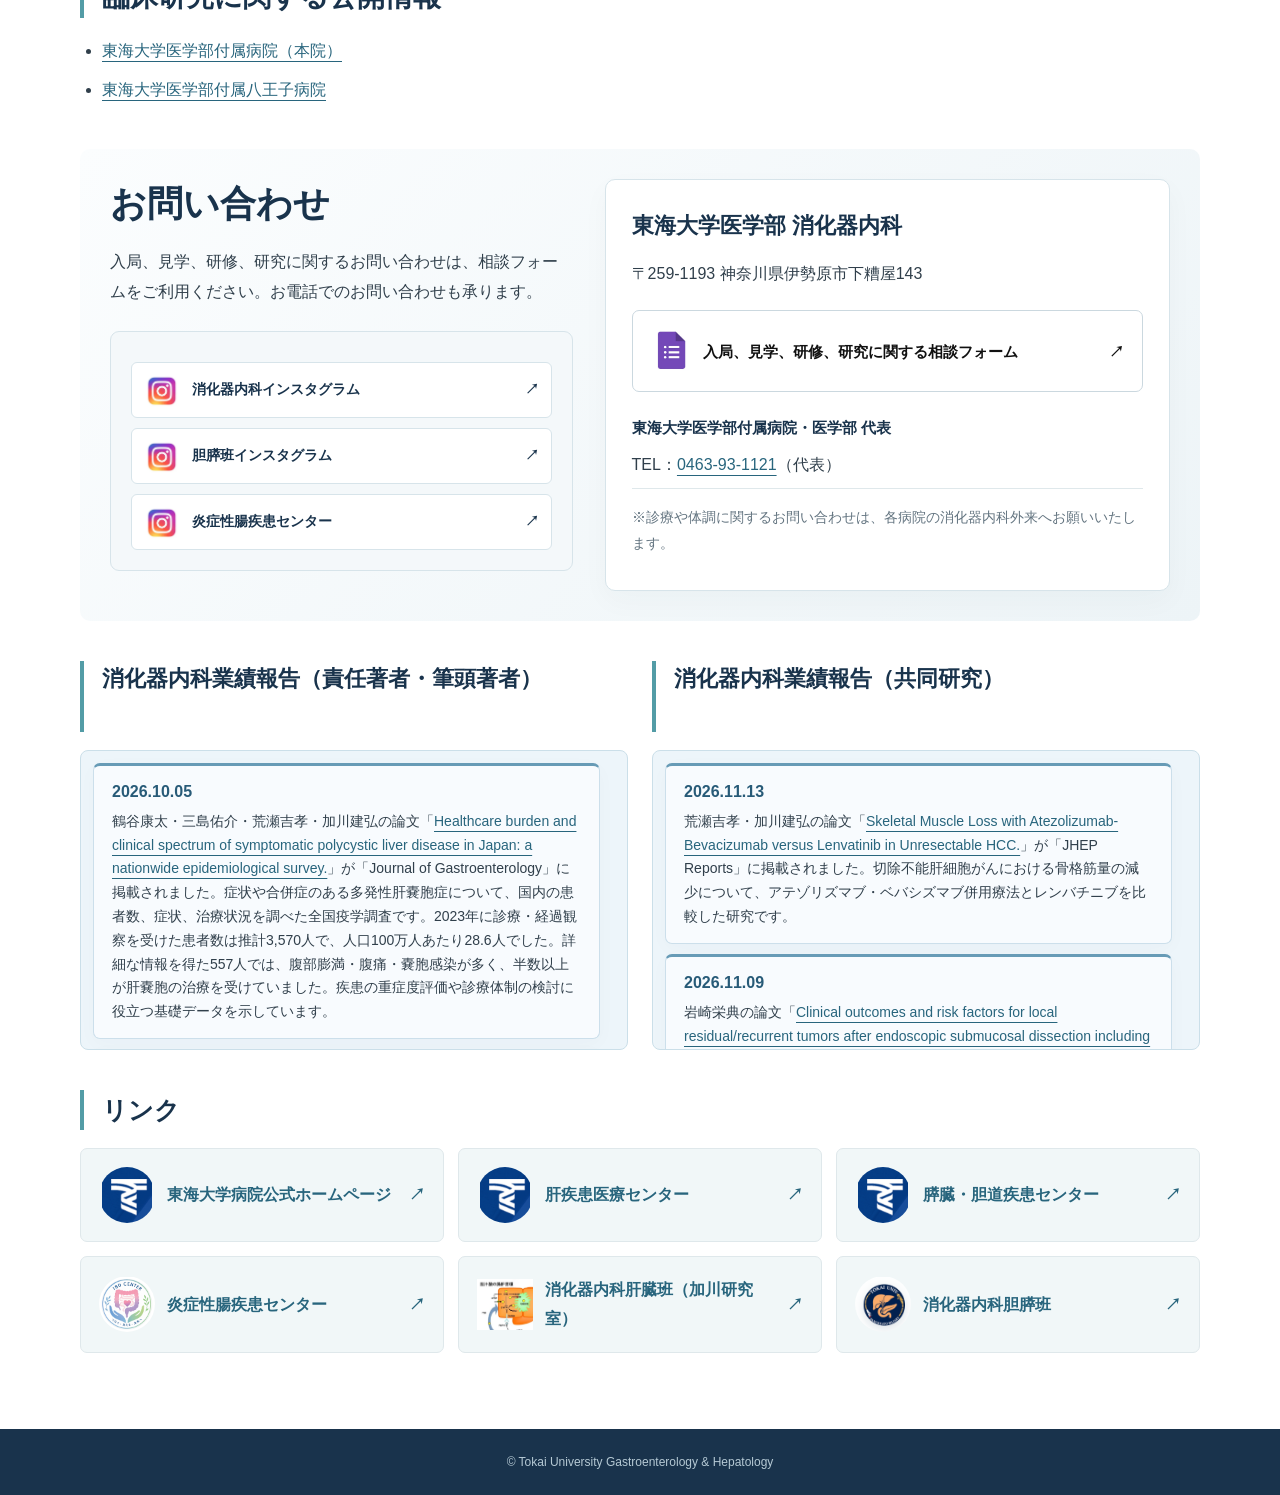
<file: access.html>
<!doctype html><html lang="ja"><head><meta charset="utf-8"><meta name="robots" content="noindex,nofollow"><meta http-equiv="refresh" content="0;url=index.html#contact"><title>お問い合わせ</title><link rel="icon" type="image/png" href="assets/tokai-gastro-logo.png"></head><body><p><a href="index.html#contact">お問い合わせはこちら</a></p></body></html>
</file>
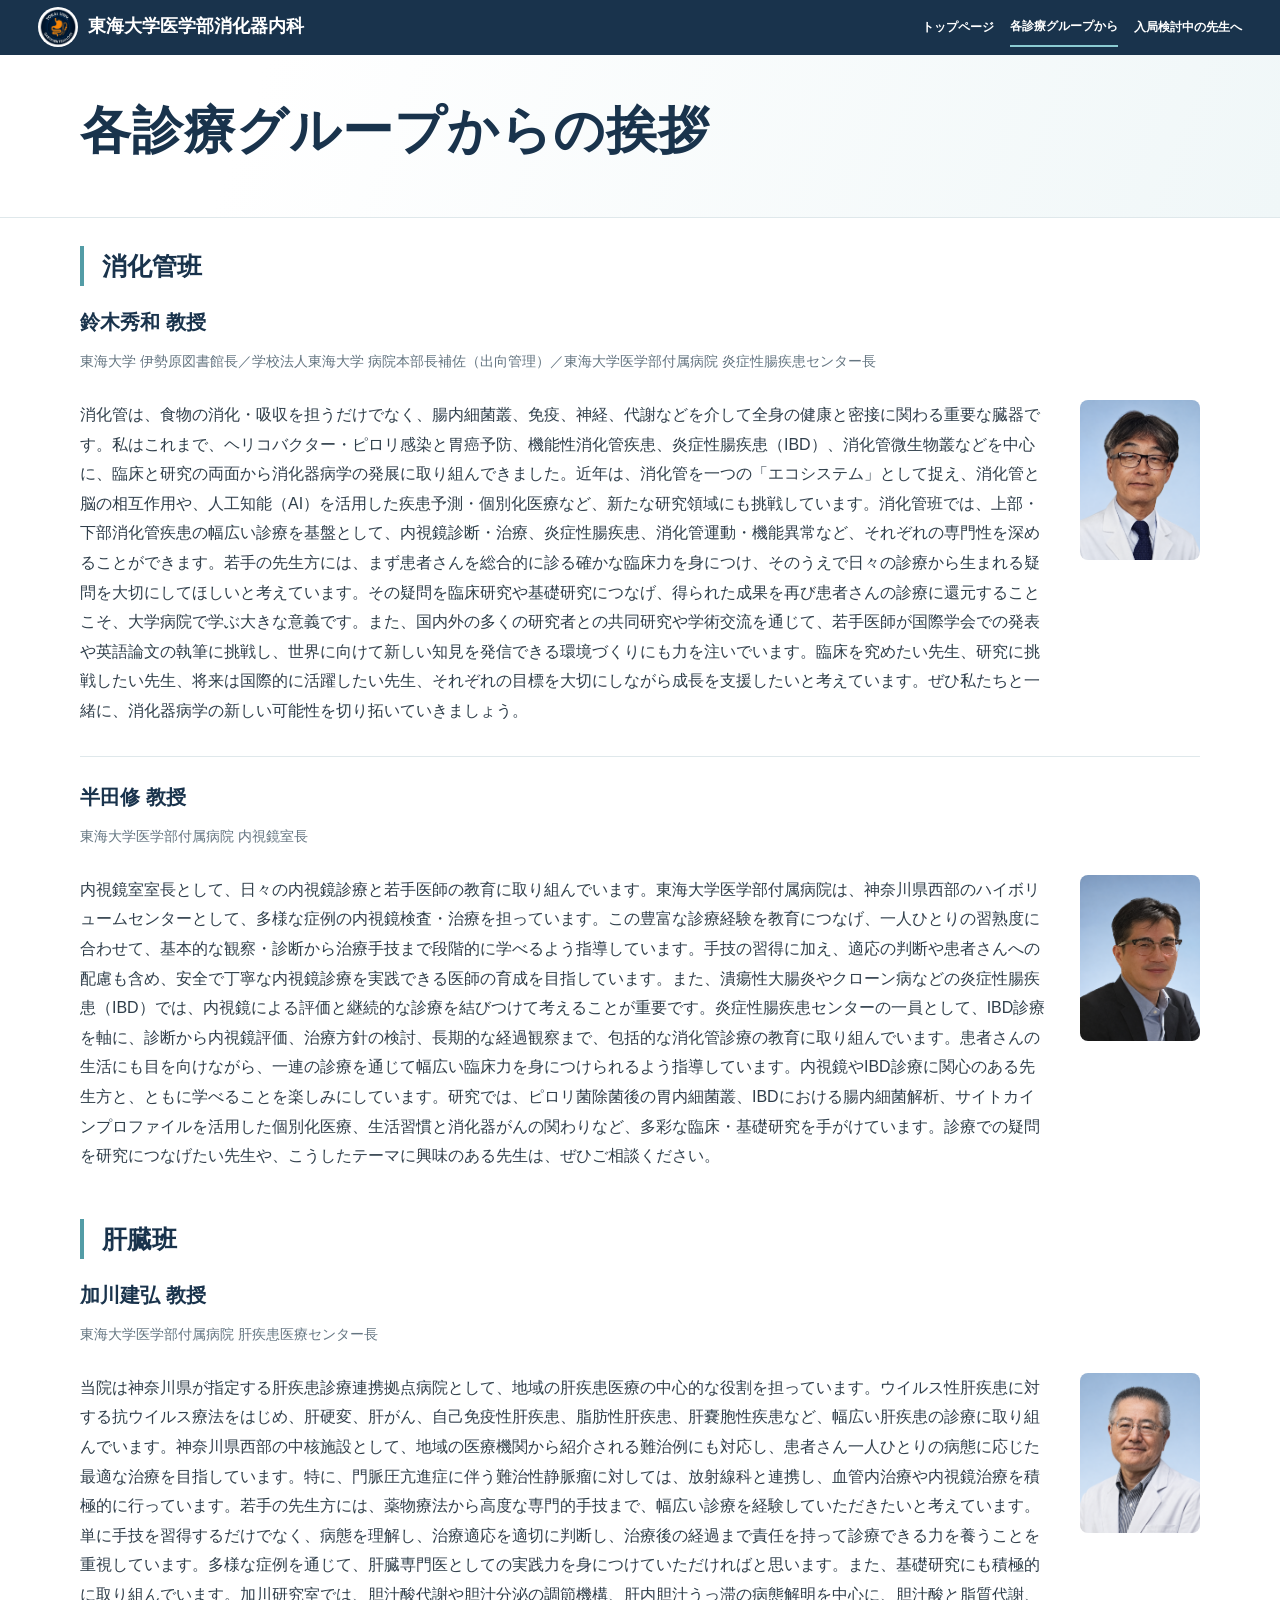
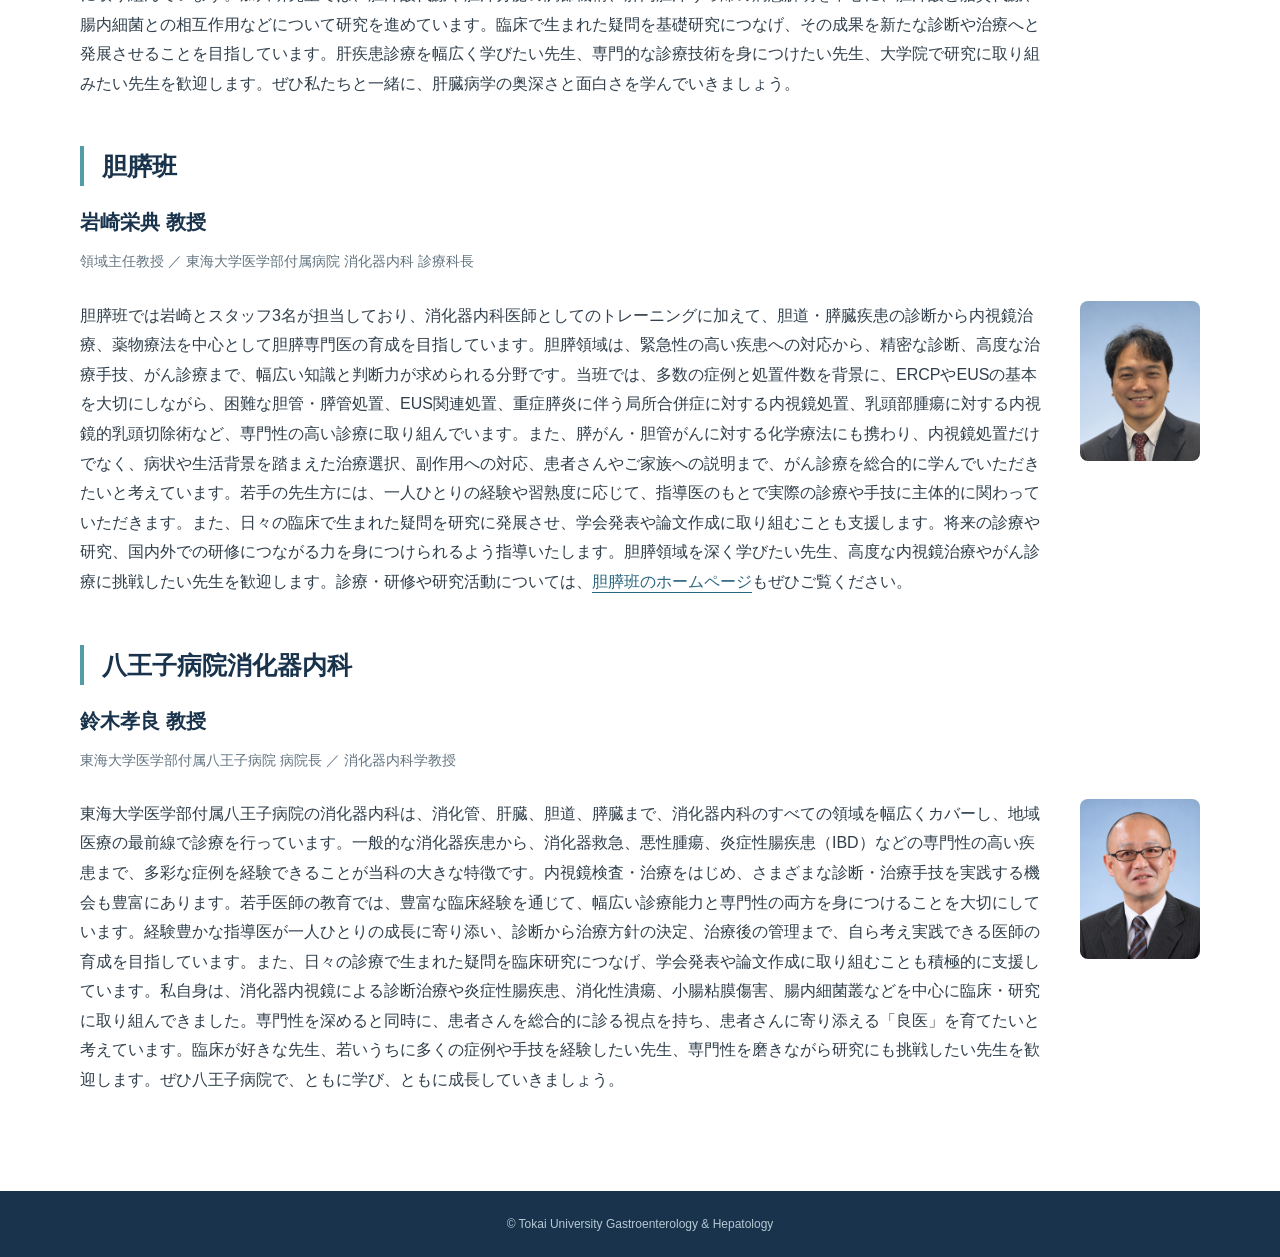
<file: groups.html>
<!doctype html><html lang="ja"><head><meta charset="utf-8"><meta name="viewport" content="width=device-width,initial-scale=1"><title>各診療グループからの挨拶 | 東海大学医学部消化器内科</title><link rel="icon" type="image/png" href="assets/tokai-gastro-logo.png"><link rel="stylesheet" href="style.css?v=72eceee1849d"></head><body><a class="skip" href="#main">本文へ移動</a><header><div class="brand"><a class="brand-logo" href="index.html" aria-label="トップページ"><img src="assets/tokai-gastro-logo.png" alt="東海大学消化器内科のロゴ" width="64" height="64"></a><div><a href="index.html">東海大学医学部消化器内科</a></div></div><button class="menu-toggle" type="button" aria-controls="main-navigation" aria-expanded="false" aria-label="メニューを開く"><span class="menu-bars" aria-hidden="true"><span></span><span></span><span></span></span><span class="menu-label">メニュー</span></button><nav id="main-navigation" aria-label="メインメニュー"><a href="index.html" >トップページ</a><a href="groups.html" aria-current="page">各診療グループから</a><a href="residents.html" >入局検討中の先生へ</a></nav></header><main id="main"><section class="hero "><div class="wrap"><h1>各診療グループからの挨拶</h1></div></section><div class="wrap body"><article><section id="gastrointestinal" class="clinical-group"><h2>消化管班</h2><div class="greeting"><h3>鈴木秀和 教授</h3><p class="faculty-roles">東海大学 伊勢原図書館長／学校法人東海大学 病院本部長補佐（出向管理）／東海大学医学部付属病院 炎症性腸疾患センター長</p><div class="about-layout"><div class="about-text"><p>消化管は、食物の消化・吸収を担うだけでなく、腸内細菌叢、免疫、神経、代謝などを介して全身の健康と密接に関わる重要な臓器です。私はこれまで、ヘリコバクター・ピロリ感染と胃癌予防、機能性消化管疾患、炎症性腸疾患（IBD）、消化管微生物叢などを中心に、臨床と研究の両面から消化器病学の発展に取り組んできました。近年は、消化管を一つの「エコシステム」として捉え、消化管と脳の相互作用や、人工知能（AI）を活用した疾患予測・個別化医療など、新たな研究領域にも挑戦しています。消化管班では、上部・下部消化管疾患の幅広い診療を基盤として、内視鏡診断・治療、炎症性腸疾患、消化管運動・機能異常など、それぞれの専門性を深めることができます。若手の先生方には、まず患者さんを総合的に診る確かな臨床力を身につけ、そのうえで日々の診療から生まれる疑問を大切にしてほしいと考えています。その疑問を臨床研究や基礎研究につなげ、得られた成果を再び患者さんの診療に還元することこそ、大学病院で学ぶ大きな意義です。また、国内外の多くの研究者との共同研究や学術交流を通じて、若手医師が国際学会での発表や英語論文の執筆に挑戦し、世界に向けて新しい知見を発信できる環境づくりにも力を注いでいます。臨床を究めたい先生、研究に挑戦したい先生、将来は国際的に活躍したい先生、それぞれの目標を大切にしながら成長を支援したいと考えています。ぜひ私たちと一緒に、消化器病学の新しい可能性を切り拓いていきましょう。</p></div><figure class="about-portrait"><img src="assets/suzuki-portrait-blue-v2.png" alt="鈴木秀和教授" width="1086" height="1448" loading="lazy"></figure></div></div><div class="greeting"><h3>半田修 教授</h3><p class="faculty-roles">東海大学医学部付属病院 内視鏡室長</p><div class="about-layout"><div class="about-text"><p>内視鏡室室長として、日々の内視鏡診療と若手医師の教育に取り組んでいます。東海大学医学部付属病院は、神奈川県西部のハイボリュームセンターとして、多様な症例の内視鏡検査・治療を担っています。この豊富な診療経験を教育につなげ、一人ひとりの習熟度に合わせて、基本的な観察・診断から治療手技まで段階的に学べるよう指導しています。手技の習得に加え、適応の判断や患者さんへの配慮も含め、安全で丁寧な内視鏡診療を実践できる医師の育成を目指しています。また、潰瘍性大腸炎やクローン病などの炎症性腸疾患（IBD）では、内視鏡による評価と継続的な診療を結びつけて考えることが重要です。炎症性腸疾患センターの一員として、IBD診療を軸に、診断から内視鏡評価、治療方針の検討、長期的な経過観察まで、包括的な消化管診療の教育に取り組んでいます。患者さんの生活にも目を向けながら、一連の診療を通じて幅広い臨床力を身につけられるよう指導しています。内視鏡やIBD診療に関心のある先生方と、ともに学べることを楽しみにしています。研究では、ピロリ菌除菌後の胃内細菌叢、IBDにおける腸内細菌解析、サイトカインプロファイルを活用した個別化医療、生活習慣と消化器がんの関わりなど、多彩な臨床・基礎研究を手がけています。診療での疑問を研究につなげたい先生や、こうしたテーマに興味のある先生は、ぜひご相談ください。</p></div><figure class="about-portrait"><img src="assets/handa-portrait-blue.png" alt="半田修教授" width="1065" height="1476" loading="lazy"></figure></div></div></section>
<section id="liver" class="clinical-group"><h2>肝臓班</h2><div class="greeting"><h3>加川建弘 教授</h3><p class="faculty-roles">東海大学医学部付属病院 肝疾患医療センター長</p><div class="about-layout"><div class="about-text"><p>当院は神奈川県が指定する肝疾患診療連携拠点病院として、地域の肝疾患医療の中心的な役割を担っています。ウイルス性肝疾患に対する抗ウイルス療法をはじめ、肝硬変、肝がん、自己免疫性肝疾患、脂肪性肝疾患、肝嚢胞性疾患など、幅広い肝疾患の診療に取り組んでいます。神奈川県西部の中核施設として、地域の医療機関から紹介される難治例にも対応し、患者さん一人ひとりの病態に応じた最適な治療を目指しています。特に、門脈圧亢進症に伴う難治性静脈瘤に対しては、放射線科と連携し、血管内治療や内視鏡治療を積極的に行っています。若手の先生方には、薬物療法から高度な専門的手技まで、幅広い診療を経験していただきたいと考えています。単に手技を習得するだけでなく、病態を理解し、治療適応を適切に判断し、治療後の経過まで責任を持って診療できる力を養うことを重視しています。多様な症例を通じて、肝臓専門医としての実践力を身につけていただければと思います。また、基礎研究にも積極的に取り組んでいます。加川研究室では、胆汁酸代謝や胆汁分泌の調節機構、肝内胆汁うっ滞の病態解明を中心に、胆汁酸と脂質代謝、腸内細菌との相互作用などについて研究を進めています。臨床で生まれた疑問を基礎研究につなげ、その成果を新たな診断や治療へと発展させることを目指しています。肝疾患診療を幅広く学びたい先生、専門的な診療技術を身につけたい先生、大学院で研究に取り組みたい先生を歓迎します。ぜひ私たちと一緒に、肝臓病学の奥深さと面白さを学んでいきましょう。</p></div><figure class="about-portrait"><img src="assets/kagawa-portrait-blue.png" alt="加川建弘教授" width="1086" height="1448" loading="lazy"></figure></div></div></section>
<section id="pancreatobiliary" class="clinical-group"><h2>胆膵班</h2><div class="greeting"><h3>岩崎栄典 教授</h3><p class="faculty-roles">領域主任教授 ／ 東海大学医学部付属病院 消化器内科 診療科長</p><div class="about-layout"><div class="about-text"><p>胆膵班では岩崎とスタッフ3名が担当しており、消化器内科医師としてのトレーニングに加えて、胆道・膵臓疾患の診断から内視鏡治療、薬物療法を中心として胆膵専門医の育成を目指しています。胆膵領域は、緊急性の高い疾患への対応から、精密な診断、高度な治療手技、がん診療まで、幅広い知識と判断力が求められる分野です。当班では、多数の症例と処置件数を背景に、ERCPやEUSの基本を大切にしながら、困難な胆管・膵管処置、EUS関連処置、重症膵炎に伴う局所合併症に対する内視鏡処置、乳頭部腫瘍に対する内視鏡的乳頭切除術など、専門性の高い診療に取り組んでいます。また、膵がん・胆管がんに対する化学療法にも携わり、内視鏡処置だけでなく、病状や生活背景を踏まえた治療選択、副作用への対応、患者さんやご家族への説明まで、がん診療を総合的に学んでいただきたいと考えています。若手の先生方には、一人ひとりの経験や習熟度に応じて、指導医のもとで実際の診療や手技に主体的に関わっていただきます。また、日々の臨床で生まれた疑問を研究に発展させ、学会発表や論文作成に取り組むことも支援します。将来の診療や研究、国内外での研修につながる力を身につけられるよう指導いたします。胆膵領域を深く学びたい先生、高度な内視鏡治療やがん診療に挑戦したい先生を歓迎します。診療・研修や研究活動については、<a href="https://iwaiwa2007-cmyk.github.io/tokaihbp-hp/" target="_blank" rel="noopener noreferrer">胆膵班のホームページ</a>もぜひご覧ください。</p></div><figure class="about-portrait"><img src="assets/iwasaki-portrait-blue.png" alt="消化器内科 領域主任教授 岩崎栄典" width="1086" height="1448" loading="lazy"></figure></div></div></section>
<section id="hachioji" class="clinical-group"><h2>八王子病院消化器内科</h2><div class="greeting"><h3>鈴木孝良 教授</h3><p class="faculty-roles">東海大学医学部付属八王子病院 病院長 ／ 消化器内科学教授</p><div class="about-layout"><div class="about-text"><p>東海大学医学部付属八王子病院の消化器内科は、消化管、肝臓、胆道、膵臓まで、消化器内科のすべての領域を幅広くカバーし、地域医療の最前線で診療を行っています。一般的な消化器疾患から、消化器救急、悪性腫瘍、炎症性腸疾患（IBD）などの専門性の高い疾患まで、多彩な症例を経験できることが当科の大きな特徴です。内視鏡検査・治療をはじめ、さまざまな診断・治療手技を実践する機会も豊富にあります。若手医師の教育では、豊富な臨床経験を通じて、幅広い診療能力と専門性の両方を身につけることを大切にしています。経験豊かな指導医が一人ひとりの成長に寄り添い、診断から治療方針の決定、治療後の管理まで、自ら考え実践できる医師の育成を目指しています。また、日々の診療で生まれた疑問を臨床研究につなげ、学会発表や論文作成に取り組むことも積極的に支援しています。私自身は、消化器内視鏡による診断治療や炎症性腸疾患、消化性潰瘍、小腸粘膜傷害、腸内細菌叢などを中心に臨床・研究に取り組んできました。専門性を深めると同時に、患者さんを総合的に診る視点を持ち、患者さんに寄り添える「良医」を育てたいと考えています。臨床が好きな先生、若いうちに多くの症例や手技を経験したい先生、専門性を磨きながら研究にも挑戦したい先生を歓迎します。ぜひ八王子病院で、ともに学び、ともに成長していきましょう。</p></div><figure class="about-portrait"><img src="assets/suzuki-takayoshi-portrait-blue.png" alt="鈴木孝良教授" width="1086" height="1448" loading="lazy"></figure></div></div></section>
</article></div></main><footer><div class="wrap"><p class="copyright">© Tokai University Gastroenterology &amp; Hepatology</p></div></footer><script>(() => {
 const header = document.querySelector('header');
 const button = header.querySelector('.menu-toggle');
 const nav = header.querySelector('#main-navigation');
 const narrow = window.matchMedia('(max-width: 820px)');
 const setOpen = (open) => { button.setAttribute('aria-expanded', String(open)); button.setAttribute('aria-label', open ? 'メニューを閉じる' : 'メニューを開く'); header.classList.toggle('menu-open', open); };
 header.classList.add('navigation-ready');
 button.addEventListener('click', () => setOpen(button.getAttribute('aria-expanded') !== 'true'));
 nav.addEventListener('click', (event) => { if (event.target.closest('a')) setOpen(false); });
 document.addEventListener('keydown', (event) => { if (event.key === 'Escape' && button.getAttribute('aria-expanded') === 'true') { setOpen(false); button.focus(); } });
 document.addEventListener('click', (event) => { if (!header.contains(event.target)) setOpen(false); });
 narrow.addEventListener('change', () => setOpen(false));
})();</script></body></html>
</file>
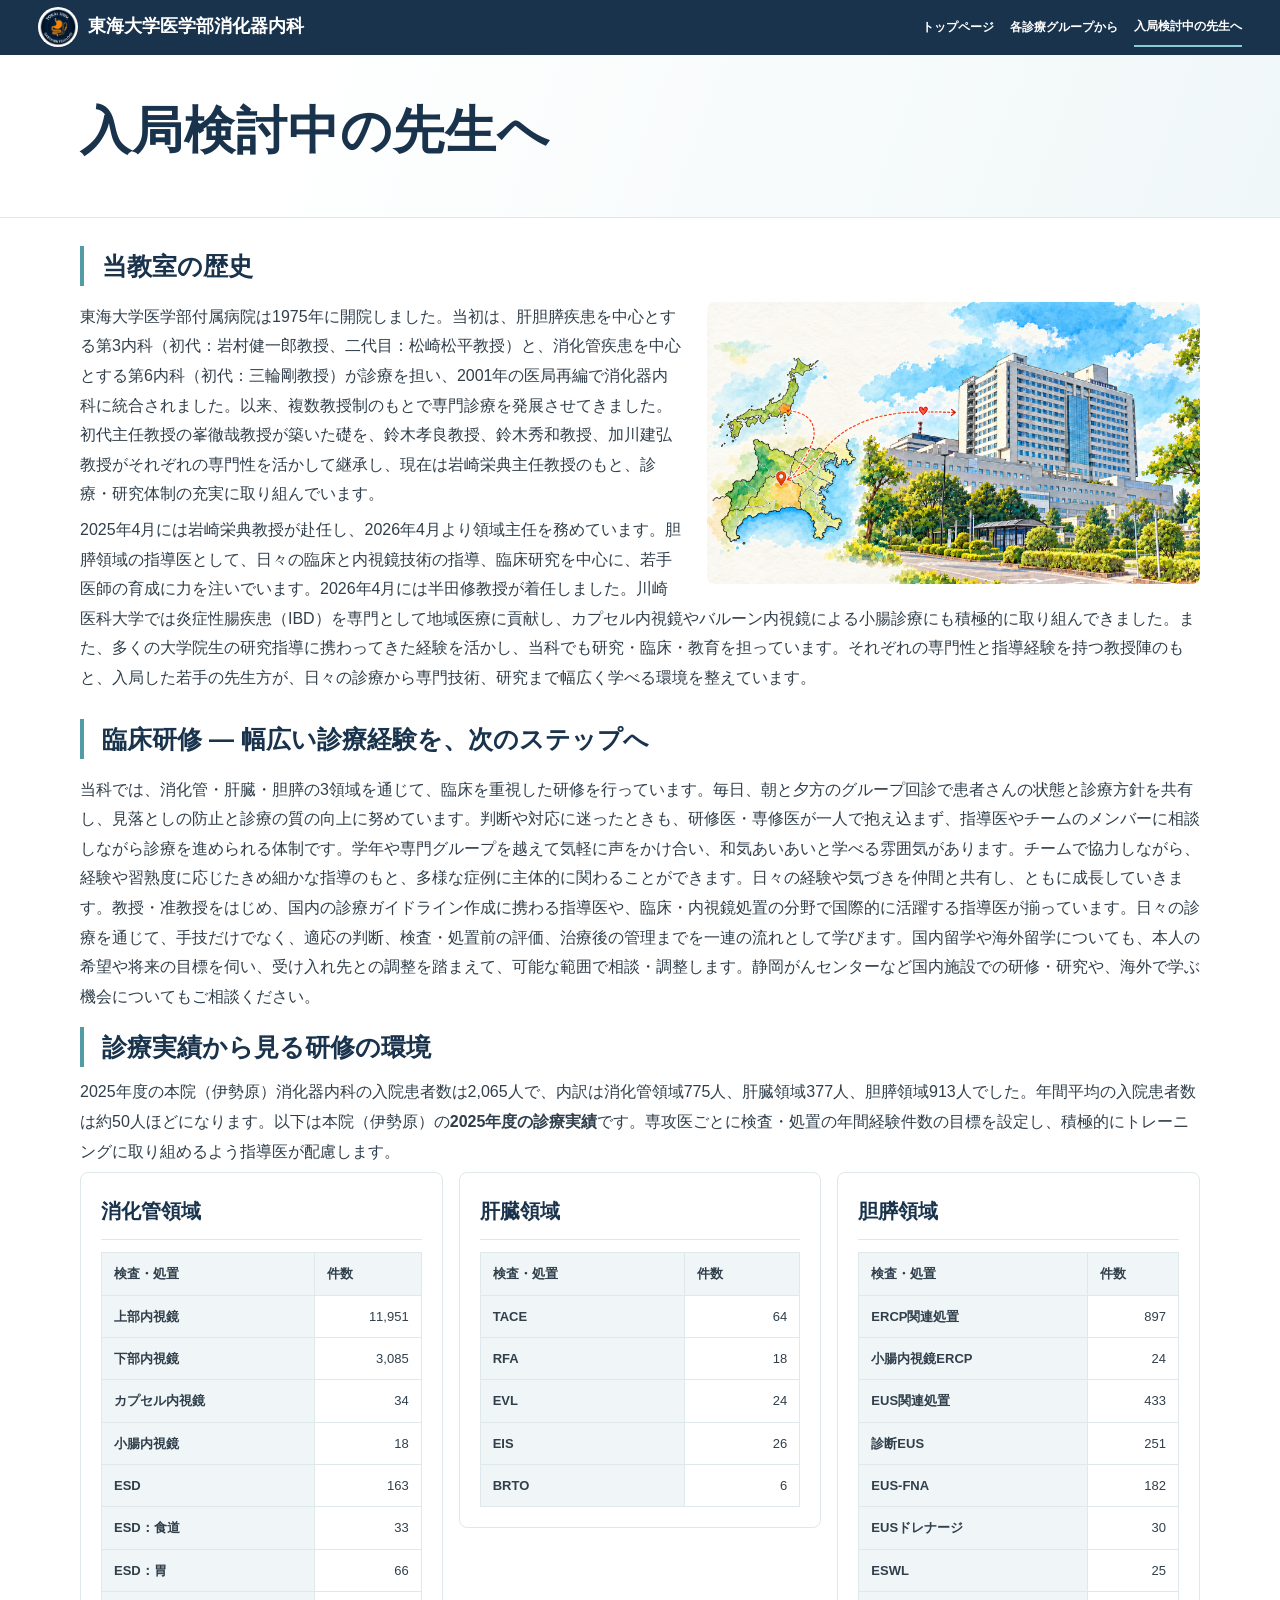
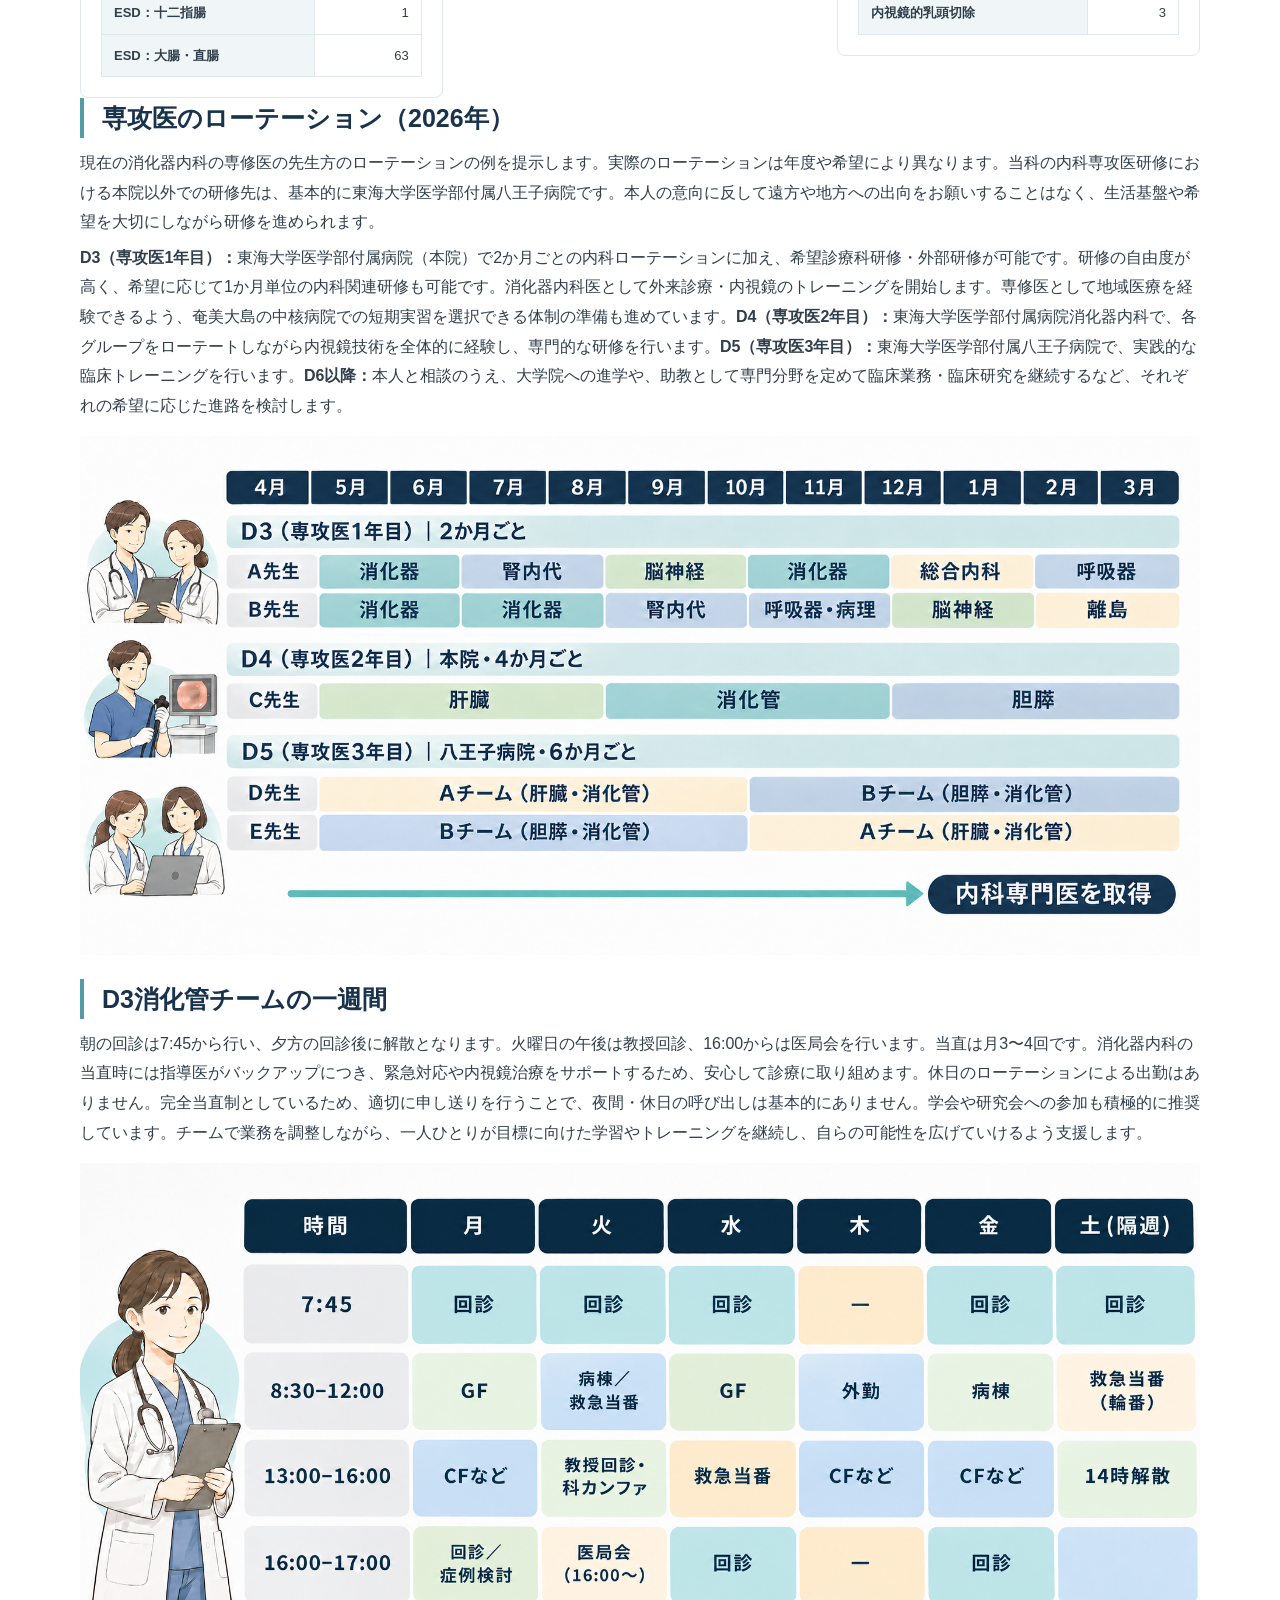
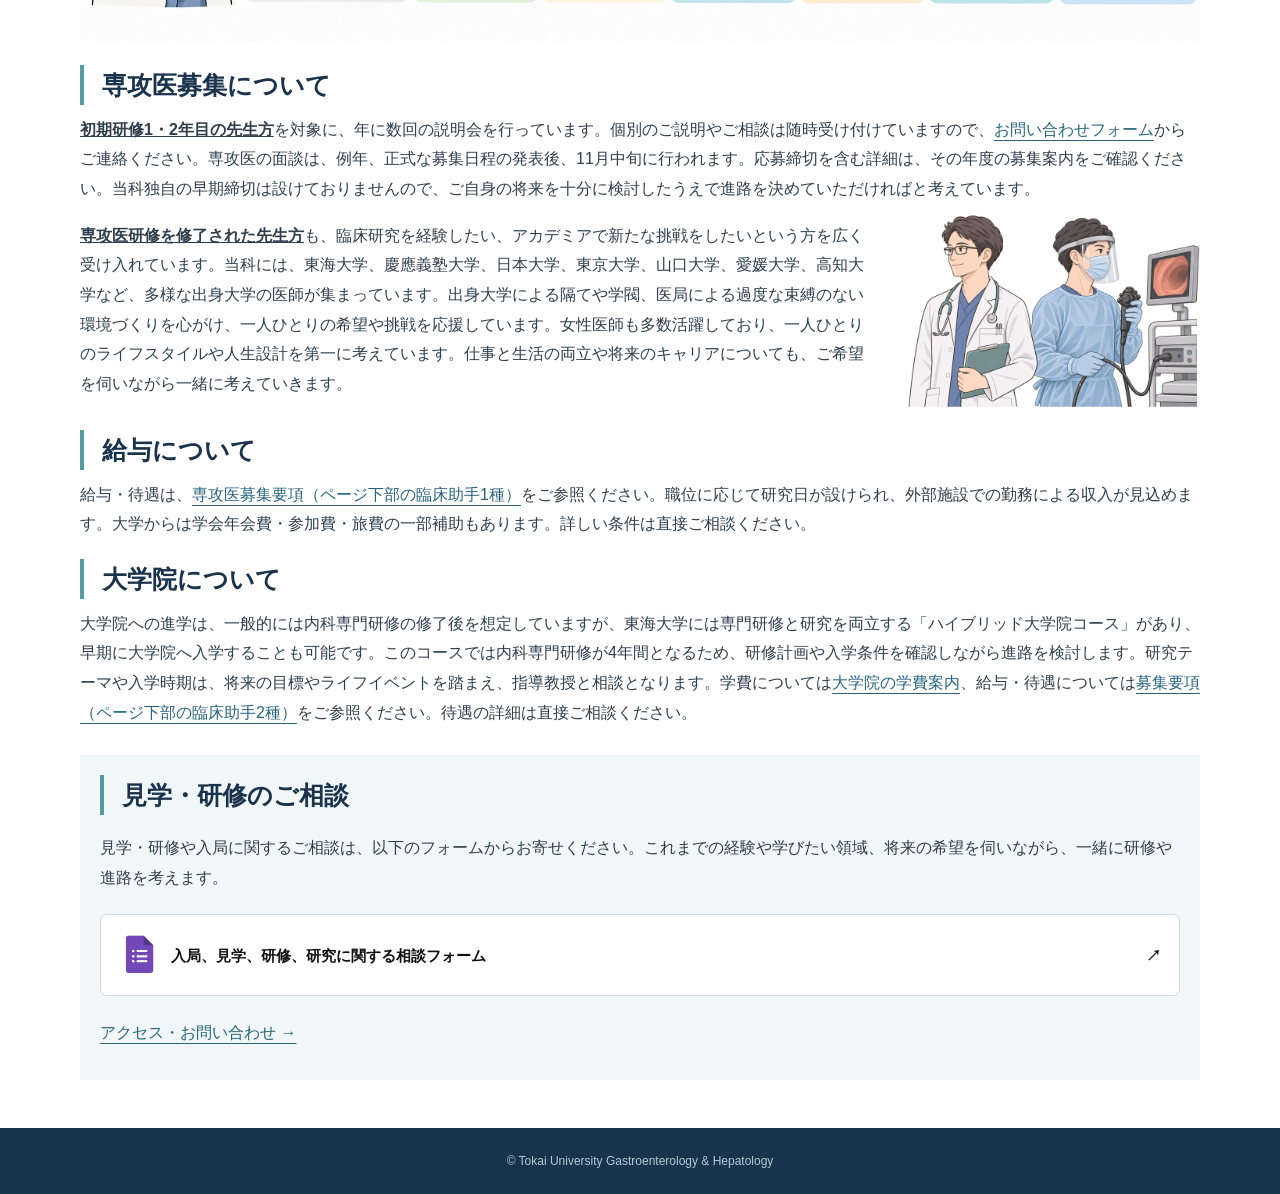
<file: residents.html>
<!doctype html><html lang="ja"><head><meta charset="utf-8"><meta name="viewport" content="width=device-width,initial-scale=1"><title>入局検討中の先生へ | 東海大学医学部消化器内科</title><link rel="icon" type="image/png" href="assets/tokai-gastro-logo.png"><link rel="stylesheet" href="style.css?v=72eceee1849d"></head><body><a class="skip" href="#main">本文へ移動</a><header><div class="brand"><a class="brand-logo" href="index.html" aria-label="トップページ"><img src="assets/tokai-gastro-logo.png" alt="東海大学消化器内科のロゴ" width="64" height="64"></a><div><a href="index.html">東海大学医学部消化器内科</a></div></div><button class="menu-toggle" type="button" aria-controls="main-navigation" aria-expanded="false" aria-label="メニューを開く"><span class="menu-bars" aria-hidden="true"><span></span><span></span><span></span></span><span class="menu-label">メニュー</span></button><nav id="main-navigation" aria-label="メインメニュー"><a href="index.html" >トップページ</a><a href="groups.html" >各診療グループから</a><a href="residents.html" aria-current="page">入局検討中の先生へ</a></nav></header><main id="main"><section class="hero "><div class="wrap"><h1>入局検討中の先生へ</h1></div></section><div class="wrap body"><article><div id="page-content">
<h2>当教室の歴史</h2><div class="history-layout"><figure class="history-illustration"><img src="assets/hospital-history-illustration.png" alt="東海大学医学部付属病院の建物と所在地を描いた水彩画調のイラスト" width="3266" height="1870" loading="lazy"></figure><div class="history-text">
<p>東海大学医学部付属病院は1975年に開院しました。当初は、肝胆膵疾患を中心とする第3内科（初代：岩村健一郎教授、二代目：松崎松平教授）と、消化管疾患を中心とする第6内科（初代：三輪剛教授）が診療を担い、2001年の医局再編で消化器内科に統合されました。以来、複数教授制のもとで専門診療を発展させてきました。初代主任教授の峯徹哉教授が築いた礎を、鈴木孝良教授、鈴木秀和教授、加川建弘教授がそれぞれの専門性を活かして継承し、現在は岩崎栄典主任教授のもと、診療・研究体制の充実に取り組んでいます。</p><p>2025年4月には岩崎栄典教授が赴任し、2026年4月より領域主任を務めています。胆膵領域の指導医として、日々の臨床と内視鏡技術の指導、臨床研究を中心に、若手医師の育成に力を注いでいます。2026年4月には半田修教授が着任しました。川崎医科大学では炎症性腸疾患（IBD）を専門として地域医療に貢献し、カプセル内視鏡やバルーン内視鏡による小腸診療にも積極的に取り組んできました。また、多くの大学院生の研究指導に携わってきた経験を活かし、当科でも研究・臨床・教育を担っています。それぞれの専門性と指導経験を持つ教授陣のもと、入局した若手の先生方が、日々の診療から専門技術、研究まで幅広く学べる環境を整えています。</p></div></div>


<section id="clinical-training"><h2>臨床研修 — 幅広い診療経験を、次のステップへ</h2><section><p>当科では、消化管・肝臓・胆膵の3領域を通じて、臨床を重視した研修を行っています。毎日、朝と夕方のグループ回診で患者さんの状態と診療方針を共有し、見落としの防止と診療の質の向上に努めています。判断や対応に迷ったときも、研修医・専修医が一人で抱え込まず、指導医やチームのメンバーに相談しながら診療を進められる体制です。学年や専門グループを越えて気軽に声をかけ合い、和気あいあいと学べる雰囲気があります。チームで協力しながら、経験や習熟度に応じたきめ細かな指導のもと、多様な症例に主体的に関わることができます。日々の経験や気づきを仲間と共有し、ともに成長していきます。教授・准教授をはじめ、国内の診療ガイドライン作成に携わる指導医や、臨床・内視鏡処置の分野で国際的に活躍する指導医が揃っています。日々の診療を通じて、手技だけでなく、適応の判断、検査・処置前の評価、治療後の管理までを一連の流れとして学びます。国内留学や海外留学についても、本人の希望や将来の目標を伺い、受け入れ先との調整を踏まえて、可能な範囲で相談・調整します。静岡がんセンターなど国内施設での研修・研究や、海外で学ぶ機会についてもご相談ください。</p></section><section><h2>診療実績から見る研修の環境</h2><p>2025年度の本院（伊勢原）消化器内科の入院患者数は2,065人で、内訳は消化管領域775人、肝臓領域377人、胆膵領域913人でした。年間平均の入院患者数は約50人ほどになります。以下は本院（伊勢原）の<strong>2025年度の診療実績</strong>です。専攻医ごとに検査・処置の年間経験件数の目標を設定し、積極的にトレーニングに取り組めるよう指導医が配慮します。</p><div class="training-grid"><section class="training-card"><h3>消化管領域</h3><table><thead><tr><th scope="col">検査・処置</th><th scope="col">件数</th></tr></thead><tbody><tr><th scope="row">上部内視鏡</th><td>11,951</td></tr><tr><th scope="row">下部内視鏡</th><td>3,085</td></tr><tr><th scope="row">カプセル内視鏡</th><td>34</td></tr><tr><th scope="row">小腸内視鏡</th><td>18</td></tr><tr><th scope="row">ESD</th><td>163</td></tr><tr><th scope="row">ESD：食道</th><td>33</td></tr><tr><th scope="row">ESD：胃</th><td>66</td></tr><tr><th scope="row">ESD：十二指腸</th><td>1</td></tr><tr><th scope="row">ESD：大腸・直腸</th><td>63</td></tr></tbody></table></section><section class="training-card"><h3>肝臓領域</h3><table><thead><tr><th scope="col">検査・処置</th><th scope="col">件数</th></tr></thead><tbody><tr><th scope="row">TACE</th><td>64</td></tr><tr><th scope="row">RFA</th><td>18</td></tr><tr><th scope="row">EVL</th><td>24</td></tr><tr><th scope="row">EIS</th><td>26</td></tr><tr><th scope="row">BRTO</th><td>6</td></tr></tbody></table></section><section class="training-card"><h3>胆膵領域</h3><table><thead><tr><th scope="col">検査・処置</th><th scope="col">件数</th></tr></thead><tbody><tr><th scope="row">ERCP関連処置</th><td>897</td></tr><tr><th scope="row">小腸内視鏡ERCP</th><td>24</td></tr><tr><th scope="row">EUS関連処置</th><td>433</td></tr><tr><th scope="row">診断EUS</th><td>251</td></tr><tr><th scope="row">EUS-FNA</th><td>182</td></tr><tr><th scope="row">EUSドレナージ</th><td>30</td></tr><tr><th scope="row">ESWL</th><td>25</td></tr><tr><th scope="row">内視鏡的乳頭切除</th><td>3</td></tr></tbody></table></section></div></section></section>
<section class="rotation-example"><h2>専攻医のローテーション（2026年）</h2><p>現在の消化器内科の専修医の先生方のローテーションの例を提示します。実際のローテーションは年度や希望により異なります。当科の内科専攻医研修における本院以外での研修先は、基本的に東海大学医学部付属八王子病院です。本人の意向に反して遠方や地方への出向をお願いすることはなく、生活基盤や希望を大切にしながら研修を進められます。</p><p><strong>D3（専攻医1年目）：</strong>東海大学医学部付属病院（本院）で2か月ごとの内科ローテーションに加え、希望診療科研修・外部研修が可能です。研修の自由度が高く、希望に応じて1か月単位の内科関連研修も可能です。消化器内科医として外来診療・内視鏡のトレーニングを開始します。専修医として地域医療を経験できるよう、奄美大島の中核病院での短期実習を選択できる体制の準備も進めています。<strong>D4（専攻医2年目）：</strong>東海大学医学部付属病院消化器内科で、各グループをローテートしながら内視鏡技術を全体的に経験し、専門的な研修を行います。<strong>D5（専攻医3年目）：</strong>東海大学医学部付属八王子病院で、実践的な臨床トレーニングを行います。<strong>D6以降：</strong>本人と相談のうえ、大学院への進学や、助教として専門分野を定めて臨床業務・臨床研究を継続するなど、それぞれの希望に応じた進路を検討します。</p><figure class="rotation-figure"><a href="assets/resident-rotation-2026-calm-v2.png" target="_blank" rel="noopener noreferrer" aria-label="ローテーション図を拡大して見る"><img src="assets/resident-rotation-2026-calm-v2.png" alt="2026年度の専攻医ローテーション例。D3は2か月ごと、D4は本院で4か月ごと、D5は八王子病院で6か月ごとに研修します。" width="1843" height="853" loading="lazy"></a></figure>
</section><h2>D3消化管チームの一週間</h2><p>朝の回診は7:45から行い、夕方の回診後に解散となります。火曜日の午後は教授回診、16:00からは医局会を行います。当直は月3〜4回です。消化器内科の当直時には指導医がバックアップにつき、緊急対応や内視鏡治療をサポートするため、安心して診療に取り組めます。休日のローテーションによる出勤はありません。完全当直制としているため、適切に申し送りを行うことで、夜間・休日の呼び出しは基本的にありません。学会や研究会への参加も積極的に推奨しています。チームで業務を調整しながら、一人ひとりが目標に向けた学習やトレーニングを継続し、自らの可能性を広げていけるよう支援します。</p>
<figure class="rotation-figure"><a href="assets/resident-weekly-schedule-v5.png" target="_blank" rel="noopener noreferrer" aria-label="週間勤務例の図を拡大して見る"><img src="assets/resident-weekly-schedule-v5.png" alt="D3消化管チームの週間勤務例。7時45分から朝の回診、午前は内視鏡や病棟・救急当番、午後は内視鏡や教授回診、木曜日は午前に外勤、午後にCFなどがあり、夕方の回診はありません。ほかの曜日は夕方の回診や医局会を行います。" width="1920" height="819" loading="lazy"></a></figure>
<h2>専攻医募集について</h2>
<p><strong><u>初期研修1・2年目の先生方</u></strong>を対象に、年に数回の説明会を行っています。個別のご説明やご相談は随時受け付けていますので、<a href="https://forms.gle/Q8ZSNcjpSFnmdUKf8" target="_blank" rel="noopener noreferrer">お問い合わせフォーム</a>からご連絡ください。専攻医の面談は、例年、正式な募集日程の発表後、11月中旬に行われます。応募締切を含む詳細は、その年度の募集案内をご確認ください。当科独自の早期締切は設けておりませんので、ご自身の将来を十分に検討したうえで進路を決めていただければと考えています。</p>

<div class="midcareer-intro"><p><strong><u>専攻医研修を修了された先生方</u></strong>も、臨床研究を経験したい、アカデミアで新たな挑戦をしたいという方を広く受け入れています。当科には、東海大学、慶應義塾大学、日本大学、東京大学、山口大学、愛媛大学、高知大学など、多様な出身大学の医師が集まっています。出身大学による隔てや学閥、医局による過度な束縛のない環境づくりを心がけ、一人ひとりの希望や挑戦を応援しています。女性医師も多数活躍しており、一人ひとりのライフスタイルや人生設計を第一に考えています。仕事と生活の両立や将来のキャリアについても、ご希望を伺いながら一緒に考えていきます。</p><figure class="midcareer-portrait"><img src="assets/midcareer-doctors-v4.png" alt="眼鏡を掛けた白衣の医師と、マスク・フェイスシールド・防護ガウンを着用して内視鏡を操作する医師のイラスト" width="1536" height="1024" loading="lazy"></figure></div>
<h2>給与について</h2>
<p>給与・待遇は、<a href="https://www.other-fuzoku-hosp.tokai.ac.jp/rinsho/senior/recruit/">専攻医募集要項（ページ下部の臨床助手1種）</a>をご参照ください。職位に応じて研究日が設けられ、外部施設での勤務による収入が見込めます。大学からは学会年会費・参加費・旅費の一部補助もあります。詳しい条件は直接ご相談ください。</p>
<h2>大学院について</h2>
<p>大学院への進学は、一般的には内科専門研修の修了後を想定していますが、東海大学には専門研修と研究を両立する「ハイブリッド大学院コース」があり、早期に大学院へ入学することも可能です。このコースでは内科専門研修が4年間となるため、研修計画や入学条件を確認しながら進路を検討します。研究テーマや入学時期は、将来の目標やライフイベントを踏まえ、指導教授と相談となります。学費については<a href="https://www.u-tokai.ac.jp/examination-admissions/fee/graduate/">大学院の学費案内</a>、給与・待遇については<a href="https://www.other-fuzoku-hosp.tokai.ac.jp/rinsho/senior/recruit/">募集要項（ページ下部の臨床助手2種）</a>をご参照ください。待遇の詳細は直接ご相談ください。</p></div>
<section class="training-contact"><h2>見学・研修のご相談</h2><p>見学・研修や入局に関するご相談は、以下のフォームからお寄せください。これまでの経験や学びたい領域、将来の希望を伺いながら、一緒に研修や進路を考えます。</p><div class="consultation-form"><a class="consultation-button" href="https://forms.gle/Q8ZSNcjpSFnmdUKf8" target="_blank" rel="noopener noreferrer"><img class="consultation-icon" src="assets/consultation-form-icon.png" alt="" width="40" height="48"><span class="consultation-label">入局、見学、研修、研究に関する相談フォーム</span><span aria-hidden="true">↗</span></a></div><p><a href="index.html#contact">アクセス・お問い合わせ →</a></p></section></article></div></main><footer><div class="wrap"><p class="copyright">© Tokai University Gastroenterology &amp; Hepatology</p></div></footer><script>(() => {
 const header = document.querySelector('header');
 const button = header.querySelector('.menu-toggle');
 const nav = header.querySelector('#main-navigation');
 const narrow = window.matchMedia('(max-width: 820px)');
 const setOpen = (open) => { button.setAttribute('aria-expanded', String(open)); button.setAttribute('aria-label', open ? 'メニューを閉じる' : 'メニューを開く'); header.classList.toggle('menu-open', open); };
 header.classList.add('navigation-ready');
 button.addEventListener('click', () => setOpen(button.getAttribute('aria-expanded') !== 'true'));
 nav.addEventListener('click', (event) => { if (event.target.closest('a')) setOpen(false); });
 document.addEventListener('keydown', (event) => { if (event.key === 'Escape' && button.getAttribute('aria-expanded') === 'true') { setOpen(false); button.focus(); } });
 document.addEventListener('click', (event) => { if (!header.contains(event.target)) setOpen(false); });
 narrow.addEventListener('change', () => setOpen(false));
})();</script></body></html>
</file>
<file: style.css>
:root{--ink:#19334c;--accent:#539ca6;--muted:#647581;--line:#dfe8eb}*{box-sizing:border-box}html{scroll-behavior:smooth}body{margin:0;color:#303f4b;background:#fff;font-family:-apple-system,BlinkMacSystemFont,"Hiragino Kaku Gothic ProN","Yu Gothic",sans-serif;font-size:16px;line-height:1.95}a{color:#28657d;text-underline-offset:5px;overflow-wrap:anywhere}a:hover{color:#0b3d50}a:focus-visible{outline:3px solid #539ca6;outline-offset:5px}.wrap{width:min(1120px,90%);margin:auto}header{padding:24px 4%;border-bottom:1px solid var(--line);display:flex;align-items:center;justify-content:space-between;gap:25px;background:#fff}.brand{flex-shrink:0}.brand a{font-size:19px;font-weight:750;color:var(--ink);text-decoration:none}.brand span{display:block;font-size:10px;line-height:1.6;letter-spacing:.06em;color:var(--muted)}nav{display:flex;gap:18px;flex-wrap:wrap}nav a{font-size:12px;font-weight:650;text-decoration:none;color:#394951;padding:8px 0}nav a[aria-current]{border-bottom:2px solid var(--accent)}.hero{padding:70px 0 58px;background:linear-gradient(110deg,#fff 20%,#f0f7f8);border-bottom:1px solid var(--line)}.eyebrow{font-size:11px;font-weight:750;letter-spacing:.16em;color:#47788e;margin:0 0 18px}h1{font-size:clamp(30px,4vw,52px);letter-spacing:.02em;line-height:1.4;color:var(--ink);margin:0 0 24px}.lead{font-size:18px;color:#526470;margin:0}.quick{display:flex;gap:12px;margin-top:30px;flex-wrap:wrap}.quick a{border:1px solid #c5dadd;background:white;padding:12px 22px;text-decoration:none;font-size:14px;font-weight:600;border-radius:4px}.body{display:grid;grid-template-columns:minmax(0,1fr) 240px;gap:60px;padding-top:56px;padding-bottom:80px}article{min-width:0}article h2{font-size:25px;line-height:1.6;color:var(--ink);border-left:4px solid var(--accent);padding-left:18px;margin:40px 0 24px}article h2:first-child{margin-top:0}article h3{font-size:20px;color:var(--ink);margin:30px 0 16px;border-bottom:1px solid var(--line);padding-bottom:12px}article p{margin:16px 0}article div:empty,article p:empty{display:none}article br+br{display:none}article table{border-collapse:collapse;width:100%;font-size:14px;line-height:1.8}article td,article th{border:1px solid var(--line);padding:12px;text-align:left;vertical-align:top;overflow-wrap:anywhere}article th{background:#f0f6f7;font-weight:650}article iframe{width:100%;max-width:100%;height:350px;border:0}article hr{border:0;border-top:1px solid var(--line);margin:32px 0}article dt{font-weight:700;color:var(--ink);margin-top:25px}article dd{margin:10px 0 20px}aside{border-left:1px solid var(--line);padding-left:28px}aside h2{font-size:20px;margin:0 0 22px}aside>a{display:block;padding:13px 0;border-bottom:1px solid var(--line);font-size:13px;text-decoration:none}.aside-note{background:#f1f6f7;margin-top:35px;padding:22px;font-size:13px;color:var(--muted)}footer{background:var(--ink);color:#fff;padding:48px 0}footer a{color:#c7e6e8}footer p{font-size:12px;color:#b5c9d4}.copyright{margin-top:32px}.skip{position:absolute;top:-100px}.skip:focus{top:8px;background:white;z-index:5;padding:10px}.table-scroll{overflow-x:auto;margin:24px 0}@media(max-width:900px){header{display:block}nav{margin-top:20px;gap:8px 20px}.body{grid-template-columns:1fr;gap:40px}aside{border-left:0;border-top:1px solid var(--line);padding:25px 0}.hero{padding:42px 0}.quick{display:grid}.body{padding-top:32px}article table{min-width:520px}article{overflow-wrap:anywhere}}@media(prefers-reduced-motion:reduce){html{scroll-behavior:auto}}

/* Homepage integration */
.body{display:block;max-width:1120px}.body>article{width:100%}#news,#about{scroll-margin-top:24px;margin:40px 0 64px}.news-grid{display:grid;grid-template-columns:repeat(2,minmax(0,1fr));gap:20px}.news-card{border:1px solid var(--line);border-top:3px solid var(--accent);border-radius:8px;background:#fff;padding:26px;box-shadow:0 5px 20px #19334c06}.news-card h3{margin:0 0 14px;border:0;padding:0;font-size:15px;color:#47788e}.news-card h3 br{display:none}.news-card p{font-size:14px;line-height:1.9;margin:0 0 12px}.news-archive{margin-top:24px}.news-archive summary{cursor:pointer;padding:16px 22px;border:1px solid var(--line);background:#f4f8f9;border-radius:5px;color:var(--ink)}.news-archive[open] .news-grid{margin-top:20px}#about{border-top:1px solid var(--line);padding-top:48px}#about p{max-width:960px}@media(max-width:650px){.news-grid{grid-template-columns:1fr}.news-card{padding:20px}}

.site-intro{max-width:900px;border-left:4px solid var(--accent);background:#fff;padding:20px 26px;margin-top:28px;color:#435663;font-size:16px}.site-intro p{margin:0}.site-intro p+p{margin-top:12px}.site-intro a{font-weight:600}@media(max-width:650px){.site-intro{padding:18px;font-size:15px}}

.training-grid{display:grid;grid-template-columns:repeat(3,minmax(0,1fr));gap:22px;align-items:start}.training-card{border:1px solid var(--line);padding:20px;border-radius:8px}.training-card h3{margin-top:0}.training-card table{min-width:0;font-size:13px}.training-card td{text-align:right;white-space:nowrap;font-variant-numeric:tabular-nums}.training-contact{background:#f1f7f8;padding:24px;margin-top:40px}.data-note{font-size:13px;color:var(--muted)}.patient-notes{margin:40px 0;border:1px solid var(--line);border-radius:8px}.patient-notes summary{cursor:pointer;padding:22px;font-weight:650;color:var(--ink);background:#f0f6f7}.patient-notes-body{padding:24px}.patient-notes-body h3{font-size:18px}@media(max-width:850px){.training-grid{grid-template-columns:1fr}}

/* Compact spacing across the site */
body{line-height:1.85}header{padding-top:16px;padding-bottom:16px}.hero{padding:40px 0 32px}h1{margin-bottom:18px}.eyebrow{margin-bottom:12px}.site-intro{margin-top:18px;padding:16px 22px}.body{padding-top:28px;padding-bottom:48px}article h2{margin:28px 0 18px}article h3{margin:22px 0 12px;padding-bottom:9px}article p{margin:12px 0}article td,article th{padding:9px 12px}.table-scroll{margin:18px 0}#news,#about{margin:24px 0 36px}#news:first-child{margin-top:0}#about{padding-top:28px}.news-grid{gap:16px}.news-card{padding:20px}.news-card p{line-height:1.8;margin-bottom:8px}.news-archive{margin-top:18px}.news-archive summary{padding:12px 18px}.training-grid{gap:16px}.training-contact{margin-top:28px;padding:20px}.patient-notes{margin:28px 0}.patient-notes summary{padding:18px}.patient-notes-body{padding:20px}footer{padding:32px 0}.copyright{margin-top:22px}@media(max-width:650px){.hero{padding:28px 0 24px}.body{padding-top:24px;padding-bottom:32px}nav{margin-top:12px}.news-card{padding:18px}.site-intro{padding:16px}#about{padding-top:24px}}

#about:first-child{margin-top:0;padding-top:0;border-top:0}#research{margin:32px 0}#research>h2{font-size:30px;line-height:1.5}

/* Separate activity and academic reports */
.report-columns{display:grid;grid-template-columns:repeat(2,minmax(0,1fr));gap:24px;align-items:start}.report-group>h3{margin:0 0 8px;padding:12px 16px;border:0;border-radius:6px}.activity>h3{background:#e6f2e9;color:#2d6043}.achievement>h3{background:#faf0c9;color:#71571b}.report-description{font-size:13px;color:var(--muted);margin:8px 0 16px}.report-list{display:grid;gap:14px}.news-card.activity-card{background:#f0f8f2;border-color:#cfe3d4;border-top-color:#73a482}.news-card.achievement-card{background:#fffbed;border-color:#eadfae;border-top-color:#c6aa4b}.activity-card h3{color:#376449}.achievement-card h3{color:#765e22}.activity .news-archive summary{background:#eaf4ed;border-color:#cfe3d4;color:#2d6043}.achievement .news-archive summary{background:#fff7d9;border-color:#eadfae;color:#71571b}.news-archive[open] .report-list{margin-top:14px}@media(max-width:700px){.report-columns{grid-template-columns:1fr;gap:28px}}

#lab-links{margin:40px 0 28px}.lab-links{display:grid;grid-template-columns:repeat(3,minmax(0,1fr));gap:14px}.lab-links>a{display:flex;justify-content:space-between;gap:12px;padding:18px;background:#f1f7f8;border:1px solid var(--line);border-radius:7px;text-decoration:none;font-weight:650}.research-links{padding-left:22px}.research-links li{margin:10px 0}#research>h2{font-size:clamp(21px,2.5vw,28px)}.contact-section{display:grid;grid-template-columns:0.9fr 1.1fr;gap:32px;align-items:start;background:linear-gradient(135deg,#fbfdfe,#edf4f7);border-radius:10px;margin-top:44px;padding:30px}.contact-intro h2{border:0;padding:0;font-size:clamp(26px,3vw,36px);margin-top:0;line-height:1.4}.contact-intro h2 span{display:block;font-size:24px}.contact-english{color:var(--muted);font-size:14px}.contact-card{background:#fff;border:1px solid #d7e4ea;border-radius:10px;padding:26px;box-shadow:0 10px 28px #19334c08}.contact-card h3{margin-top:0;border:0;padding:0;font-size:22px}.contact-card h4{margin:18px 0 6px;font-size:15px;color:var(--ink)}.contact-card p{margin:8px 0}.contact-office{border-top:1px solid var(--line);margin-top:18px}.contact-hours,.contact-note{font-size:14px;color:var(--muted)}.contact-card a{white-space:nowrap}.contact-note{border-top:1px solid var(--line);padding-top:16px}@media(max-width:750px){.lab-links,.contact-section{grid-template-columns:1fr}.contact-section{padding:20px;gap:18px}.contact-card{padding:20px}}

.home-hero{background:radial-gradient(ellipse at 96% 78%,#e1f1f5 0,transparent 40%),radial-gradient(ellipse at 12% 55%,#f7f5ef 0,transparent 45%),#fff;padding:48px 0 38px}.home-hero .eyebrow{font-size:12px;letter-spacing:.025em;color:#2474a4;margin-bottom:16px}.home-hero h1{font-size:clamp(30px,4.2vw,54px);font-weight:800;letter-spacing:-.035em;line-height:1.35;color:#193b5c;margin-bottom:22px}.hero-title-unit{display:inline-block}.hero-copy{max-width:860px}.hero-japanese{font-size:18px;line-height:1.85;margin:0 0 16px}.hero-english{font-size:17px;line-height:1.8;color:#637482;margin:0 0 24px}.hero-about{max-width:910px;margin-top:0;border-left:5px solid #3ba6b6;border-radius:8px;background:#ffffffed;box-shadow:0 8px 28px #19334c07;padding:20px 24px;font-size:15px}.hero-about h2{font-size:17px;line-height:1.5;color:#253949;margin:0 0 12px}.hero-about .about-english{color:#637482;font-size:14px}.hero-about p+p{margin-top:12px}@media(max-width:650px){.home-hero{padding:30px 0 28px}.home-hero h1{font-size:32px;letter-spacing:-.02em}.hero-japanese{font-size:16px}.hero-english{font-size:15px}.hero-about{padding:16px 18px;font-size:14px}.hero-about h2{font-size:16px}}

/* Department identity and social links */
.brand{display:flex;align-items:center;gap:12px}.brand-logo{display:block;flex-shrink:0;line-height:0}.brand-logo img{width:64px;height:64px;object-fit:contain;border-radius:50%}header nav{align-items:center}nav .instagram-top{padding:10px 16px;background:#226f9b;color:#fff;border-radius:6px;white-space:nowrap}nav .instagram-top:hover{background:#194e6c;color:white}.contact-social{margin-top:24px;padding:20px;background:#f4f8fa;border:1px solid #d7e4ea;border-radius:9px}.contact-social h3{border:0;margin:0;font-size:20px;color:var(--ink)}.contact-social p{font-size:13px;color:var(--muted);margin:4px 0 14px}.contact-social a{display:flex;justify-content:space-between;gap:12px;background:#226f9b;color:white;padding:11px 15px;border-radius:6px;text-decoration:none;font-size:14px;font-weight:650;margin-top:10px}.contact-social a:hover{background:#194e6c}@media(max-width:650px){.brand-logo img{width:50px;height:50px}.brand a{font-size:16px}.brand span{font-size:9px}nav .instagram-top{padding:8px 12px}}

.consultation-form{margin:22px 0}:is(.contact-card,.training-contact) .consultation-button{display:flex;align-items:center;justify-content:space-between;gap:12px;white-space:normal;background:#226f9b;color:white;padding:16px 18px;border-radius:7px;font-size:15px;font-weight:700;text-decoration:none;line-height:1.7}:is(.contact-card,.training-contact) .consultation-button:hover{background:#194e6c}.phone-guidance{font-size:14px;color:#435663}

/* User-provided Instagram icon links */
nav .instagram-top{display:inline-flex;align-items:center;justify-content:center;padding:2px;background:transparent;border-radius:12px;line-height:0;min-width:48px;min-height:48px}
nav .instagram-top:hover{background:#edf4f8}
.instagram-icon{display:block;width:44px;height:44px;object-fit:contain;flex-shrink:0;border-radius:9px}
.contact-social a{align-items:center;background:white;color:var(--ink);border:1px solid #d7e4ea;padding:9px 12px}
.contact-social a:hover{background:#eaf3f8;color:var(--ink);border-color:#226f9b}
.contact-social .instagram-icon{width:36px;height:36px;border-radius:7px}
.instagram-account{flex:1}
.instagram-top:focus-visible,.contact-social a:focus-visible{outline:3px solid #226f9b;outline-offset:3px}
@media(max-width:650px){nav .instagram-top{padding:2px}.contact-social a{gap:9px}}

.lab-links>a{align-items:center}.lab-link-label{display:flex;align-items:center;gap:12px}.lab-link-icon{display:block;width:56px;height:56px;object-fit:contain;flex-shrink:0;border-radius:50%}

.lab-link-diagram{border-radius:0}

.consultation-icon{display:block;width:40px;height:48px;object-fit:contain;flex-shrink:0;border-radius:5px;background:white}.consultation-label{flex:1;min-width:0}

/* Unified navy header and compact copyright footer */
header{background:var(--ink);border-bottom-color:var(--ink)}
header .brand a,header nav a{color:#fff}
header .brand span{color:#c7d7e2}
header nav a:hover{color:#c7e6e8}
header nav a[aria-current]{border-bottom-color:#8bcbd2}
header a:focus-visible{outline-color:#8bcbd2}
header nav .instagram-top:hover{background:#ffffff18}
:is(.contact-card,.training-contact) .consultation-button{background:#fff;color:#111;border:1px solid #cbd8df}
:is(.contact-card,.training-contact) .consultation-button:hover{background:#f5f7f9;color:#111;border-color:var(--ink)}
footer{padding:22px 0}footer .copyright{margin:0;text-align:center}

/* Mobile navigation and touch-friendly contact controls */
.brand>div,.contact-intro,.contact-card,.instagram-account,.lab-link-label{min-width:0}
.consultation-button>span[aria-hidden],.contact-social a>span[aria-hidden]{flex-shrink:0}
@media(max-width:650px){
  header{padding:14px 5%}
  .brand{gap:10px}
  .brand a{line-height:1.5}
  header nav{display:grid;grid-template-columns:repeat(2,minmax(0,1fr));gap:8px;margin-top:16px;align-items:stretch}
  header nav a{display:flex;align-items:center;justify-content:center;min-width:0;min-height:48px;padding:10px 8px;font-size:14px;line-height:1.5;text-align:center;border:1px solid #ffffff40;border-radius:6px}
  header nav a[aria-current]{background:#ffffff14;border:1px solid #8bcbd2}
  header nav .instagram-top{padding:2px;min-width:0;border-radius:6px}
  .contact-section{padding:16px;gap:20px}
  .contact-card{padding:16px}
  .contact-social{padding:14px}
  .contact-social a{font-size:15px;min-height:48px;line-height:1.6;padding:10px;gap:10px}
  :is(.contact-card,.training-contact) .consultation-button{width:100%;min-height:64px;padding:12px;gap:10px;font-size:16px;line-height:1.6}
  .consultation-icon{width:36px;height:44px}
  .contact-card a[href^="tel:"]{display:inline-flex;align-items:center;min-height:44px;font-size:18px}
  .lab-links>a{padding:14px;min-height:72px}
}
@media(max-width:360px){
  .contact-section{padding:12px}
  .contact-card{padding:12px}
  :is(.contact-card,.training-contact) .consultation-button{padding:10px;gap:8px}
}

/* Independently scrollable report windows */
.report-scroll-hint{font-size:12px;color:var(--muted);margin:0 0 10px}
.report-scroll{height:560px;max-height:70vh;overflow-y:auto;overflow-x:hidden;align-content:start;padding:14px;border:1px solid var(--line);border-radius:8px;scrollbar-gutter:stable;-webkit-overflow-scrolling:touch}
.activity .report-scroll{background:#eaf4ed;border-color:#cfe3d4}
.achievement .report-scroll{background:#fff7d9;border-color:#eadfae}
.report-scroll:focus-visible{outline:3px solid var(--accent);outline-offset:3px}
.report-scroll .news-card{min-width:0;overflow-wrap:anywhere}
@media(max-width:700px){.report-scroll{height:440px;max-height:65vh;padding:10px}}

/* Introduction portrait */
.about-layout{display:grid;grid-template-columns:minmax(0,1fr) 240px;gap:30px;align-items:start}
.about-text{min-width:0}
.about-portrait{margin:12px 0 0}
.about-portrait img{display:block;width:100%;height:auto;border-radius:8px}
@media(max-width:700px){.about-layout{grid-template-columns:minmax(0,1fr);gap:18px}.about-portrait{grid-row:1;width:min(200px,65%);margin:0 auto}.about-text p:first-child{margin-top:0}}

/* Publication reports: date and title, expandable citation and summary */
.publication-notice{font-weight:650}
.publication-details summary{cursor:pointer;color:var(--ink);font-weight:700;font-size:15px;line-height:1.7;overflow-wrap:anywhere;padding:8px 0}
.publication-details summary:focus-visible{outline:3px solid var(--accent);outline-offset:3px}
.publication-body{padding-top:12px;border-top:1px solid #eadfae;margin-top:8px}
.publication-body p{overflow-wrap:anywhere}

.publication-title{font-size:15px;line-height:1.7;color:var(--ink);margin:10px 0;overflow-wrap:anywhere}

/* Smaller portrait and regular-weight report text */
.about-layout{grid-template-columns:minmax(0,1fr) 120px}
#news h3,#news h4,#news p,#news b,#news strong,#news summary,#news a{font-weight:400}
@media(max-width:700px){.about-layout{grid-template-columns:minmax(0,1fr)}.about-portrait{width:min(100px,65%)}}

/* Compact recruitment-page paragraphs and section spacing */
#page-content p,#clinical-training p{margin:6px 0}
#page-content h2,#clinical-training h2{margin:20px 0 10px}
#page-content h2:first-child,#clinical-training h2:first-child{margin-top:0}
#clinical-training{margin-top:20px}
#page-content hr{margin:14px 0}
#page-content .table-scroll{margin:10px 0}
#clinical-training>section{margin-top:16px}
#clinical-training .training-contact{margin-top:20px;padding:16px}

#page-content .training-schedule{margin:12px 0 20px}#page-content .training-schedule dt{margin-top:12px}#page-content .training-schedule dd{margin:4px 0 12px}

/* Year-by-year training schedule, wrapping within mobile width */
#page-content .training-schedule-table{width:100%;min-width:0;table-layout:fixed;margin:12px 0 20px}
.training-schedule-table caption{text-align:left;font-size:14px;color:var(--muted);margin-bottom:6px}
.training-schedule-table th:first-child{width:24%}
.training-schedule-table td,.training-schedule-table th{white-space:normal;overflow-wrap:anywhere}
@media(max-width:650px){#page-content .training-schedule-table{font-size:14px}.training-schedule-table th:first-child{width:29%}#page-content .training-schedule-table td,#page-content .training-schedule-table th{padding:10px 8px}}

/* Prominent header Instagram link */
header nav .instagram-top{display:inline-flex;align-items:center;justify-content:center;gap:10px;min-height:64px;padding:6px 16px 6px 8px;border:1px solid #ffffff55;border-radius:12px;background:#ffffff10;line-height:1.4;text-decoration:none}
header nav .instagram-top .instagram-icon{width:52px;height:52px;border-radius:10px}
header nav .instagram-top span{font-size:15px;font-weight:600;color:#fff}
header nav .instagram-top:hover{background:#ffffff24;border-color:#ffffff99}
header nav .instagram-top:focus-visible{outline:3px solid #8bcbd2;outline-offset:4px}
@media(max-width:650px){header nav .instagram-top{gap:7px;padding:6px;min-height:60px}header nav .instagram-top .instagram-icon{width:44px;height:44px}header nav .instagram-top span{font-size:13px}}

.department-banner{margin:0 0 24px}.department-banner img{display:block;width:100%;height:auto;border-radius:8px}.department-banner+#about{border-top:0;padding-top:0}@media(max-width:650px){.department-banner{margin-bottom:18px}}

/* History illustration beside the text */
.history-layout{display:grid;grid-template-columns:minmax(0,1.2fr) minmax(0,1fr);gap:24px;align-items:start}
.history-text{min-width:0}.history-illustration{margin:6px 0 0}
.history-illustration img{display:block;width:100%;height:auto;border-radius:8px}
@media(max-width:750px){.history-layout{grid-template-columns:minmax(0,1fr);gap:12px}.history-illustration{margin:0}}

.activity-photos{display:grid;grid-template-columns:minmax(0,1.5fr) minmax(0,1fr);gap:10px;align-items:start;margin-top:12px}.activity-photos img{display:block;width:100%;height:auto;border-radius:6px}@media(max-width:450px){.activity-photos{grid-template-columns:minmax(0,1fr)}.activity-photos img:last-child{width:70%;justify-self:center}}

.activity-photo{margin:12px 0 0}.activity-photo img{display:block;width:100%;height:auto;border-radius:6px}

/* Keep report photographs contained, including narrow screens */
article img{max-width:100%}
.news-card .activity-photo,.news-card .activity-photos{max-width:100%;min-width:0}
.news-card .activity-photo img,.news-card .activity-photos img{width:auto;max-width:100%;height:auto;max-height:200px;object-fit:contain;margin-inline:auto}
.news-card .activity-photos{grid-template-columns:minmax(0,1.5fr) minmax(0,1fr);align-items:center}
@media(max-width:650px){.news-card .activity-photo img,.news-card .activity-photos img{max-height:160px}.news-card .activity-photos img:last-child{width:auto}}

/* Faculty greetings: draft copy and future portraits */
.greeting + .greeting{margin-top:24px;padding-top:4px;border-top:1px solid var(--line)}
.greeting>h3{margin-top:18px}
.greeting-draft{color:#637482;font-size:14px}
.greeting-photo-placeholder{width:120px;aspect-ratio:496/684;display:flex;align-items:center;justify-content:center;border:1px dashed #bccbd5;border-radius:8px;background:#f4f7f9;color:#637482;font-size:12px;text-align:center}
@media(max-width:700px){.greeting-photo-placeholder{width:100px}}

/* Let history text wrap below the illustration on wider screens. */
.history-layout{display:flow-root}
.history-illustration{float:right;width:44%;margin:6px 0 16px 24px}
@media(max-width:750px){.history-layout{display:flex;flex-direction:column;gap:12px}.history-text{order:0}.history-illustration{order:1;float:none;width:100%;margin:0}}

/* Faculty groups and roles */
.clinical-group{margin-bottom:36px;scroll-margin-top:24px}.greeting>h3{margin-bottom:4px;padding-bottom:4px;border-bottom:0}.greeting>.faculty-roles{margin:0 0 14px;color:var(--muted);font-size:14px;line-height:1.8}.clinical-group>.greeting{margin-top:18px}header nav{justify-content:flex-end}@media(max-width:650px){header nav{justify-content:stretch}header nav .instagram-top{grid-column:1 / -1}.greeting>.faculty-roles{font-size:13px}}

.report-columns.report-columns-single{grid-template-columns:minmax(0,1fr)}

/* Compact activity notice board */
.activity .report-scroll{height:280px;max-height:35vh}
@media(max-width:700px){.activity .report-scroll{height:220px;max-height:32.5vh}}

.rotation-figure{margin:16px 0 24px}.rotation-figure img{display:block;width:100%;max-width:100%;height:auto}.rotation-figure a{display:block}

.midcareer-intro{display:grid;grid-template-columns:minmax(0,1fr) 170px;gap:24px;align-items:center}.midcareer-portrait{margin:0}.midcareer-portrait img{display:block;width:100%;height:auto}@media(max-width:650px){.midcareer-intro{grid-template-columns:minmax(0,1fr) 100px;gap:12px}}

/* Official Instagram post embeds */
.instagram-post-grid{display:grid;grid-template-columns:repeat(3,minmax(0,1fr));gap:20px;align-items:start}.instagram-post{min-width:0;overflow:hidden}.instagram-post .instagram-media{width:100%!important;min-width:0!important;max-width:540px!important;margin:0!important;box-sizing:border-box}.instagram-more{text-align:right}@media(max-width:1100px){.instagram-post-grid{grid-template-columns:repeat(2,minmax(0,1fr))}}@media(max-width:740px){.instagram-post-grid{grid-template-columns:minmax(0,1fr)}.instagram-post{width:100%;max-width:540px;margin-inline:auto}}

/* Consistent section heading weight */
article h2{font-weight:700}

.midcareer-intro{grid-template-columns:minmax(0,1fr) 300px}@media(max-width:750px){.midcareer-intro{grid-template-columns:1fr}.midcareer-portrait{width:min(300px,80%);justify-self:end}}

/* Compact blue publication reports */
:is(#achievements,#collaborative-achievements) .report-scroll{background:#edf5fa;border-color:#cbdfe9;padding:12px;gap:10px}
:is(#achievements,#collaborative-achievements) .achievement-card{background:#f8fbfe;border:1px solid #ccdfeb;border-top:3px solid #679bb6;padding:14px 18px;border-radius:7px}
:is(#achievements,#collaborative-achievements) .achievement-card h3{color:#285b78;margin:0 0 6px;padding:0;border:0;font-size:16px;line-height:1.5}
:is(#achievements,#collaborative-achievements) .achievement-card p{margin:0;line-height:1.7;font-size:14px;font-weight:400}
@media(max-width:650px){:is(#achievements,#collaborative-achievements) .report-scroll{padding:9px}:is(#achievements,#collaborative-achievements) .achievement-card{padding:12px}}

:is(#achievements,#collaborative-achievements) .report-scroll{height:300px;max-height:none}

#collaborative-achievements{margin-top:36px}

/* Publication reports follow the Hachioji greeting in two columns. */
.publication-columns{display:grid;grid-template-columns:repeat(2,minmax(0,1fr));gap:24px;align-items:start;margin-top:40px}
.publication-columns>section{min-width:0;margin:0}
.publication-columns>section>h2{font-size:22px;margin-top:0;min-height:3.2em}
.publication-columns #collaborative-achievements{margin-top:0}
@media(max-width:750px){.publication-columns{grid-template-columns:1fr;gap:32px}.publication-columns>section>h2{min-height:0}}

/* Compact navigation on phones and narrow windows. */
.menu-toggle{display:none}
@media(max-width:820px){
 header{display:flex;flex-wrap:wrap;align-items:center;justify-content:space-between;gap:12px}
 header .brand{min-width:0;flex:1;gap:10px}
 header .brand>div>a{font-size:clamp(13px,2.5vw,19px);line-height:1.5}
 header .brand-logo img{width:48px;height:48px}
 header.navigation-ready .menu-toggle{display:flex;flex-direction:column;align-items:center;justify-content:center;gap:5px;width:56px;min-height:54px;padding:8px;color:#fff;background:#ffffff10;border:1px solid #ffffff66;border-radius:7px;cursor:pointer;flex-shrink:0}
 .menu-bars{display:flex;flex-direction:column;gap:5px;width:24px}
 .menu-bars>span{display:block;height:2px;width:24px;background:currentColor}
 .menu-label{font-size:10px;line-height:1.2}
 .menu-toggle:focus-visible{outline:3px solid #8bcbd2;outline-offset:3px}
 header #main-navigation{flex-basis:100%;width:100%;margin:0;padding-top:12px;display:grid;grid-template-columns:1fr;gap:8px}
 header.navigation-ready #main-navigation{display:none}
 header.navigation-ready.menu-open #main-navigation{display:grid}
 header #main-navigation>a{display:flex;justify-content:flex-start;align-items:center;min-height:48px;padding:12px 16px;border:1px solid #ffffff40;border-radius:6px;font-size:15px;text-align:left}
 header #main-navigation>a[aria-current]{background:#ffffff14;border-color:#8bcbd2}
 header #main-navigation .instagram-top{grid-column:auto;min-height:54px;padding:8px 16px}
 header #main-navigation .instagram-icon{width:36px;height:36px}
}

/* Slim header and plain mobile navigation. */
header{padding:12px 3%;gap:18px;flex-wrap:nowrap}
header .brand{gap:10px}
header .brand-logo img{width:50px;height:50px}
header .brand>div>a{font-size:18px;white-space:nowrap}
header nav{gap:16px;margin-top:0;flex-wrap:nowrap}
header nav>a{font-size:12px;white-space:nowrap}
header nav .instagram-top{min-height:44px;padding:4px 8px;gap:7px;border:0;background:transparent}
header nav .instagram-top .instagram-icon{width:34px;height:34px}
header nav .instagram-top span{font-size:12px}
@media(min-width:821px) and (max-width:1050px){
 header{gap:12px;padding-inline:2%}
 header .brand>div>a{font-size:16px}
 header .brand-logo img{width:42px;height:42px}
 header nav{gap:12px}
 header nav>a{font-size:11px}
 header nav .instagram-top span{display:none}
}
@media(max-width:820px){
 header{flex-wrap:wrap;padding:10px 5%;gap:8px}
 header .brand>div>a{font-size:clamp(12px,3.2vw,17px);white-space:normal}
 header .brand-logo img{width:40px;height:40px}
 header.navigation-ready .menu-toggle{width:42px;min-height:42px;padding:8px;border:0;border-radius:4px;background:transparent}
 .menu-toggle .menu-label{display:none}
 header #main-navigation{padding:4px 0 0;gap:0;border-top:1px solid #ffffff30}
 header #main-navigation>a{min-height:42px;padding:9px 2px;border:0;border-radius:0;font-size:14px;font-weight:400;background:transparent}
 header #main-navigation>a[aria-current]{background:transparent;border:0;color:#a9dce1}
 header #main-navigation .instagram-top{min-height:42px;padding:9px 2px;gap:8px;background:transparent;border:0}
 header #main-navigation .instagram-icon{width:22px;height:22px}
 header #main-navigation .instagram-top span{font-size:14px;font-weight:400}
}

/* Dropdown anchored beneath the menu button. */
@media(max-width:820px){
 header{position:relative;overflow:visible;z-index:20}
 header #main-navigation{position:absolute;top:calc(100% - 2px);right:5%;width:min(260px,90vw);padding:7px 0;margin:0;background:#fff;border:1px solid #d9e4e9;border-radius:8px;box-shadow:0 10px 28px #19334c26;gap:0;z-index:30}
 header #main-navigation>a{color:#19334c;min-height:44px;padding:10px 18px;border:0;font-size:14px;line-height:1.6;text-align:left;background:transparent}
 header #main-navigation>a[aria-current]{color:#216c79;background:#edf6f7;border:0}
 header #main-navigation>a:hover{color:#19334c;background:#f0f5f8}
 header #main-navigation>a:focus-visible{outline:2px solid #539ca6;outline-offset:-3px}
 header.navigation-ready.menu-open #main-navigation{animation:menu-dropdown-in .15s ease-out;transform-origin:top right}
}
@keyframes menu-dropdown-in{from{opacity:0;transform:translateY(-5px)}to{opacity:1;transform:translateY(0)}}
@media(prefers-reduced-motion:reduce){header.navigation-ready.menu-open #main-navigation{animation:none}}

/* Prominent homepage routes, always visible below the title. */
.home-actions{display:grid;grid-template-columns:repeat(2,minmax(0,1fr));gap:18px;max-width:910px;margin:0 0 28px}
.home-action{display:flex;flex-direction:column;justify-content:center;gap:5px;padding:20px 24px;border-radius:12px;text-decoration:none;border:1px solid #cadde5;box-shadow:0 6px 0 #19334c12,0 10px 24px #19334c12;transition:transform .18s,box-shadow .18s;min-width:0}
.home-action-training{background:linear-gradient(120deg,#1b526d,#287987);color:#fff;border-color:#24677c}
.home-action-groups{background:#fff;color:#19334c}
.home-action-note{font-size:12px;line-height:1.6;opacity:.88}
.home-action-title{display:flex;align-items:center;justify-content:space-between;gap:12px;font-size:21px;font-weight:700;line-height:1.5}
.home-action:hover{transform:translateY(-3px);box-shadow:0 8px 0 #19334c10,0 14px 28px #19334c20}
.home-action-training:hover{color:#fff;background:linear-gradient(120deg,#174760,#226b78)}
.home-action-groups:hover{color:#19334c;background:#f7fbfc}
.home-action:focus-visible{outline:3px solid #539ca6;outline-offset:5px}
@media(max-width:650px){.home-actions{grid-template-columns:1fr;gap:14px;margin-bottom:24px}.home-action{padding:17px 20px}.home-action-title{font-size:20px}}
@media(prefers-reduced-motion:reduce){.home-action{transition:none}.home-action:hover{transform:none}}

/* Compact masthead and stronger homepage title. */
header{padding-top:7px;padding-bottom:7px}
header .brand-logo img{width:40px;height:40px}
.home-hero h1{font-size:clamp(36px,4.8vw,64px)}
.home-action-groups{background:linear-gradient(120deg,#1b526d,#287987);color:#fff;border-color:#24677c}
.home-action-groups:hover{color:#fff;background:linear-gradient(120deg,#174760,#226b78)}
@media(max-width:820px){header{padding-top:6px;padding-bottom:6px}header .brand-logo img{width:36px;height:36px}header.navigation-ready .menu-toggle{min-height:38px;height:38px}}
@media(max-width:650px){.home-hero h1{font-size:clamp(36px,8.5vw,48px)}}
</file>
